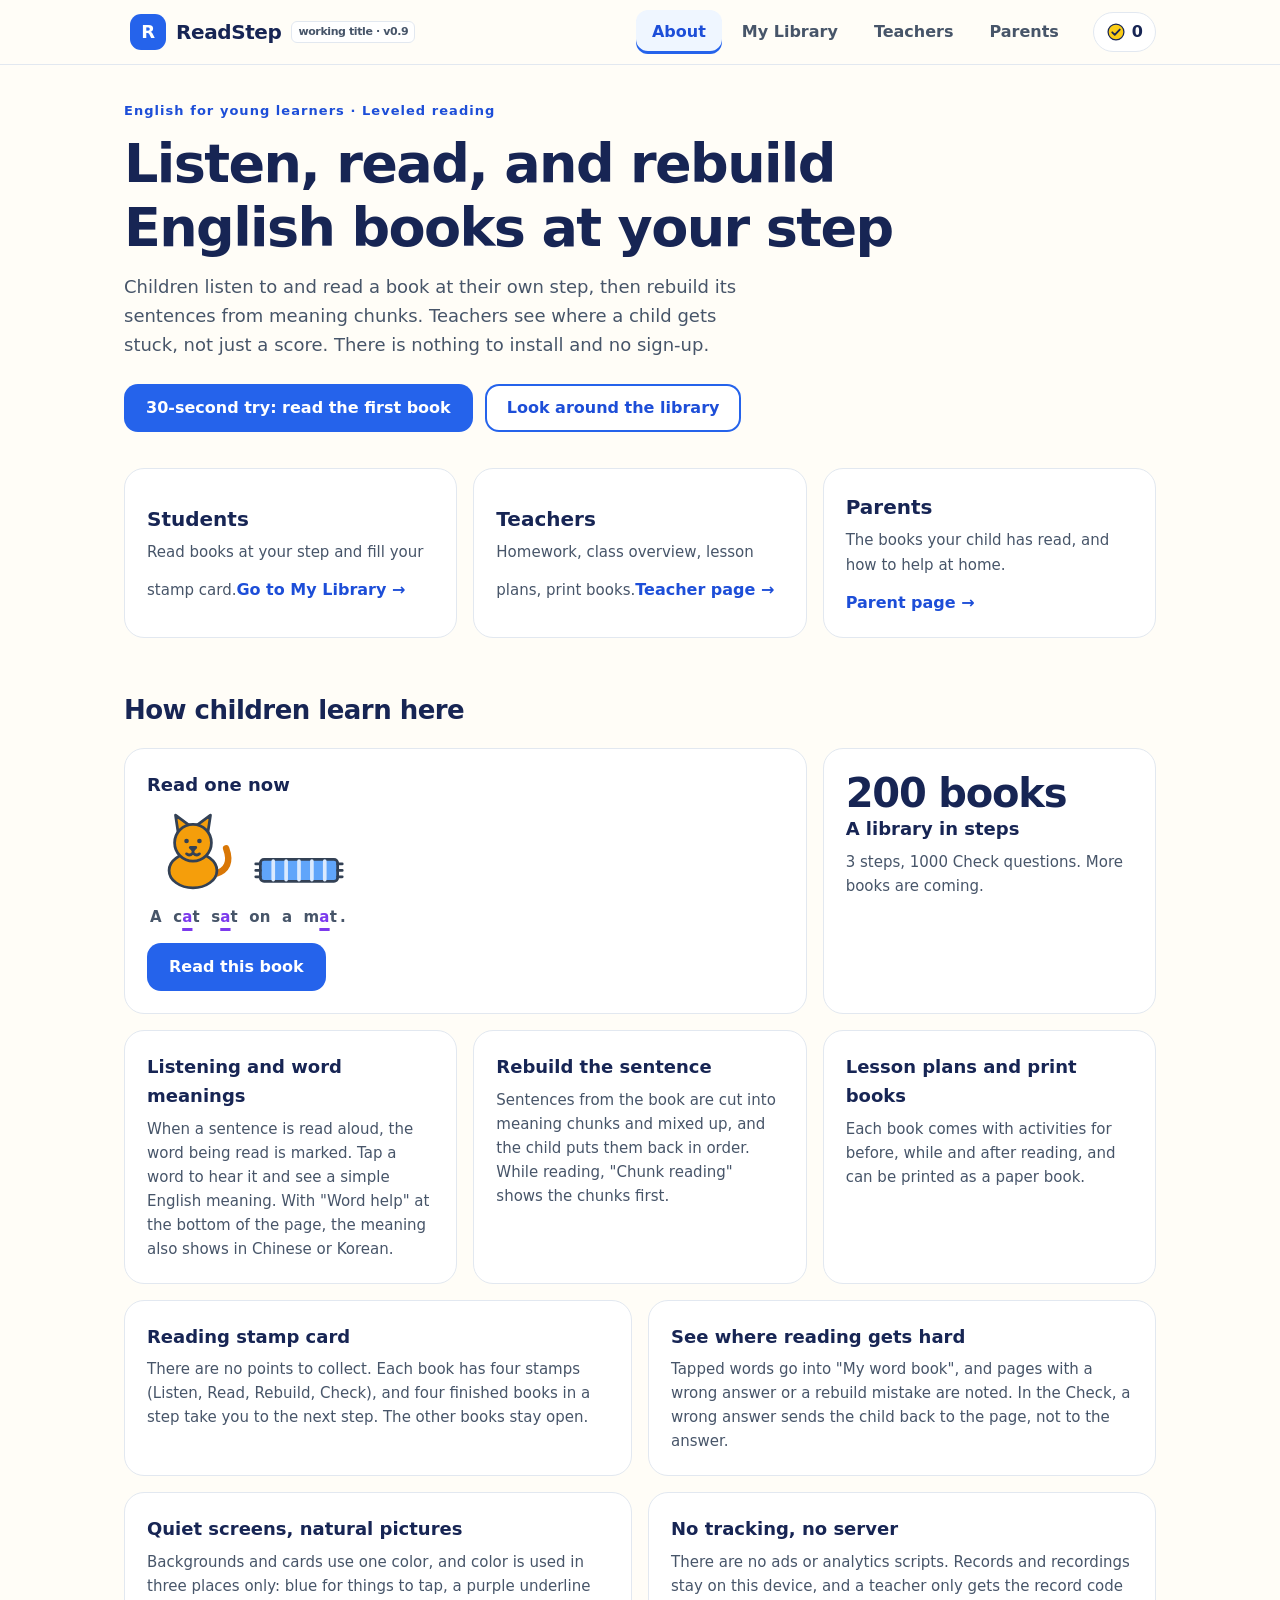
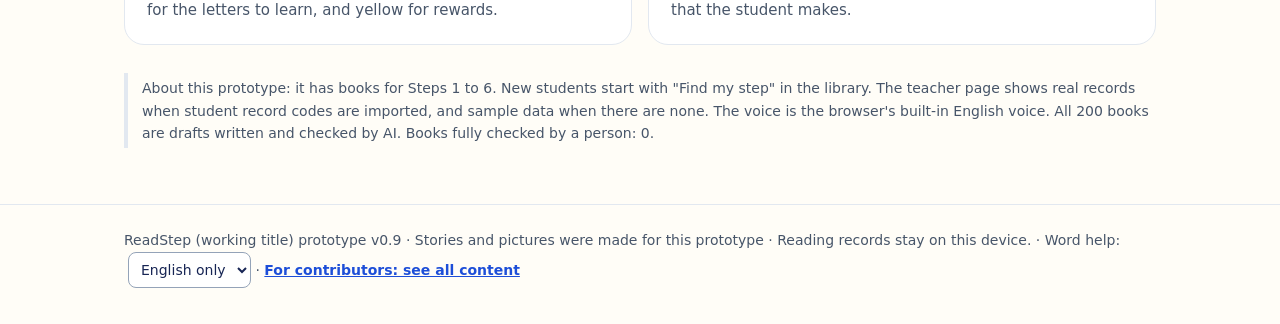
<file: index.html>
<!doctype html>
<html lang="en">
<head>
<meta charset="utf-8">
<meta name="viewport" content="width=device-width,initial-scale=1">
<title>ReadStep (working title) · Leveled English reading</title>
<meta name="description" content="A prototype of a leveled English reading service for young learners: listen, read, and rebuild sentences from books at your own step.">
<link rel="icon" href="data:image/svg+xml,%3Csvg xmlns='http://www.w3.org/2000/svg' viewBox='0 0 32 32'%3E%3Crect width='32' height='32' rx='9' fill='%232563EB'/%3E%3Ctext x='16' y='23' font-size='20' font-weight='700' text-anchor='middle' fill='white' font-family='Arial'%3ER%3C/text%3E%3C/svg%3E">
<link rel="stylesheet" href="css/app.css?v=20261128e">
</head>
<body>
<a class="skip" href="#main">Skip to content</a>
<header class="top"><div class="wrap">
  <button class="logo" data-go="home" aria-label="ReadStep home"><i aria-hidden="true">R</i>ReadStep <small>working title · v0.9</small></button>
  <nav class="nav" aria-label="Main menu">
    <button data-go="home">About</button>
    <button data-go="library">My Library</button>
    <button data-go="teacher">Teachers</button>
    <button data-go="parent">Parents</button>
  </nav>
  <span class="starbox" id="starbox" aria-label="My stamps"></span>
</div></header>

<main id="main" tabindex="-1">
<section id="v-home"><div class="wrap">
  <div class="hero">
    <p class="eyebrow">English for young learners · Leveled reading</p>
    <h1>Listen, read, and rebuild<br>English books at your step</h1>
    <p class="lead">Children listen to and read a book at their own step, then rebuild its sentences from meaning chunks. Teachers see where a child gets stuck, not just a score. There is nothing to install and no sign-up.</p>
    <div class="cta"><button class="btn" data-book="cat-mat">30-second try: read the first book</button><button class="btn ghost" data-go="library">Look around the library</button></div>
  </div>
  <div class="roles">
    <button class="card role" data-go="library"><b>Students</b><span>Read books at your step and fill your stamp card.</span><em>Go to My Library →</em></button>
    <button class="card role" data-go="teacher"><b>Teachers</b><span>Homework, class overview, lesson plans, print books.</span><em>Teacher page →</em></button>
    <button class="card role" data-go="parent"><b>Parents</b><span>The books your child has read, and how to help at home.</span><em>Parent page →</em></button>
  </div>
  <h2 class="sec">How children learn here</h2>
  <div class="bento">
    <div class="card s4 sample"><h3>Read one now</h3><div id="sample"></div><button class="btn" data-book="cat-mat">Read this book</button></div>
    <div class="card s2"><p class="num" id="nBooks"></p><h3>A library in steps</h3><p id="nDesc"></p></div>
    <div class="card s2"><h3>Listening and word meanings</h3><p>When a sentence is read aloud, the word being read is marked. Tap a word to hear it and see a simple English meaning. With "Word help" at the bottom of the page, the meaning also shows in Chinese or Korean.</p></div>
    <div class="card s2"><h3>Rebuild the sentence</h3><p>Sentences from the book are cut into meaning chunks and mixed up, and the child puts them back in order. While reading, "Chunk reading" shows the chunks first.</p></div>
    <div class="card s2"><h3>Lesson plans and print books</h3><p>Each book comes with activities for before, while and after reading, and can be printed as a paper book.</p></div>
    <div class="card s3"><h3>Reading stamp card</h3><p>There are no points to collect. Each book has four stamps (Listen, Read, Rebuild, Check), and four finished books in a step take you to the next step. The other books stay open.</p></div>
    <div class="card s3"><h3>See where reading gets hard</h3><p>Tapped words go into "My word book", and pages with a wrong answer or a rebuild mistake are noted. In the Check, a wrong answer sends the child back to the page, not to the answer.</p></div>
    <div class="card s3"><h3>Quiet screens, natural pictures</h3><p>Backgrounds and cards use one color, and color is used in three places only: blue for things to tap, a purple underline for the letters to learn, and yellow for rewards.</p></div>
    <div class="card s3"><h3>No tracking, no server</h3><p>There are no ads or analytics scripts. Records and recordings stay on this device, and a teacher only gets the record code that the student makes.</p></div>
  </div>
  <p class="note">About this prototype: it has books for Steps 1 to 6. New students start with "Find my step" in the library. The teacher page shows real records when student record codes are imported, and sample data when there are none. The voice is the browser's built-in English voice.<span id="rvNote"></span></p>
</div></section>
<section id="v-library" hidden></section>
<section id="v-reader" hidden></section>
<section id="v-build" hidden></section>
<section id="v-words" hidden></section>
<section id="v-quiz" hidden></section>
<section id="v-place" hidden></section>
<section id="v-teacher" hidden></section>
<section id="v-parent" hidden></section>
</main>

<footer><div class="wrap">ReadStep (working title) prototype v0.9 · Stories and pictures were made for this prototype · Reading records stay on this device. · <label class="l1">Word help: <select id="l1sel"><option value="">English only</option><option value="zh" lang="zh">中文</option><option value="ko" lang="ko">한국어</option></select></label> · <a href="dev/">For contributors: see all content</a></div></footer>
<dialog id="dlg" aria-labelledby="dlgT"><div id="dlgBody"></div><form method="dialog" style="margin-top:20px;text-align:right"><button class="btn">Close</button></form></dialog>
<div id="print"></div>

<script>window.RS_MEDIA_BASE='';/* 그림·음성 주소. 비우면 이 사이트의 art/ (docs/LIBRARY_PLAN.md 8.3) */</script>
<script src="data/pictures.js?v=20261128e"></script>
<script src="data/levels.js?v=20261128e"></script>
<script src="data/books.js?v=20261128e"></script>
<script src="js/chunk.js?v=20261128e"></script>
<!-- Optional home-language pack. English only by default. Chosen with "Word help" in the footer, or with ?l1=zh / ?l1=ko in the address (?l1=en turns it off). -->
<script>(function(){var ok=["zh","ko"],m=/[?&]l1=([a-z]{2})\b/.exec(location.search),c=m?m[1]:null;try{if(m){if(ok.indexOf(c)<0)c="";localStorage.setItem("rs_l1",c)}else c=localStorage.getItem("rs_l1")}catch(e){}if(ok.indexOf(c)<0)return;window.RS_L1CODE=c;document.write('<script src="data/words-'+c+'.js?v=20261128e"><\/script><script src="data/chunks-'+c+'.js?v=20261128e"><\/script>')})();</script>
<script src="js/app.js?v=20261128e"></script>
</body>
</html>
</file>
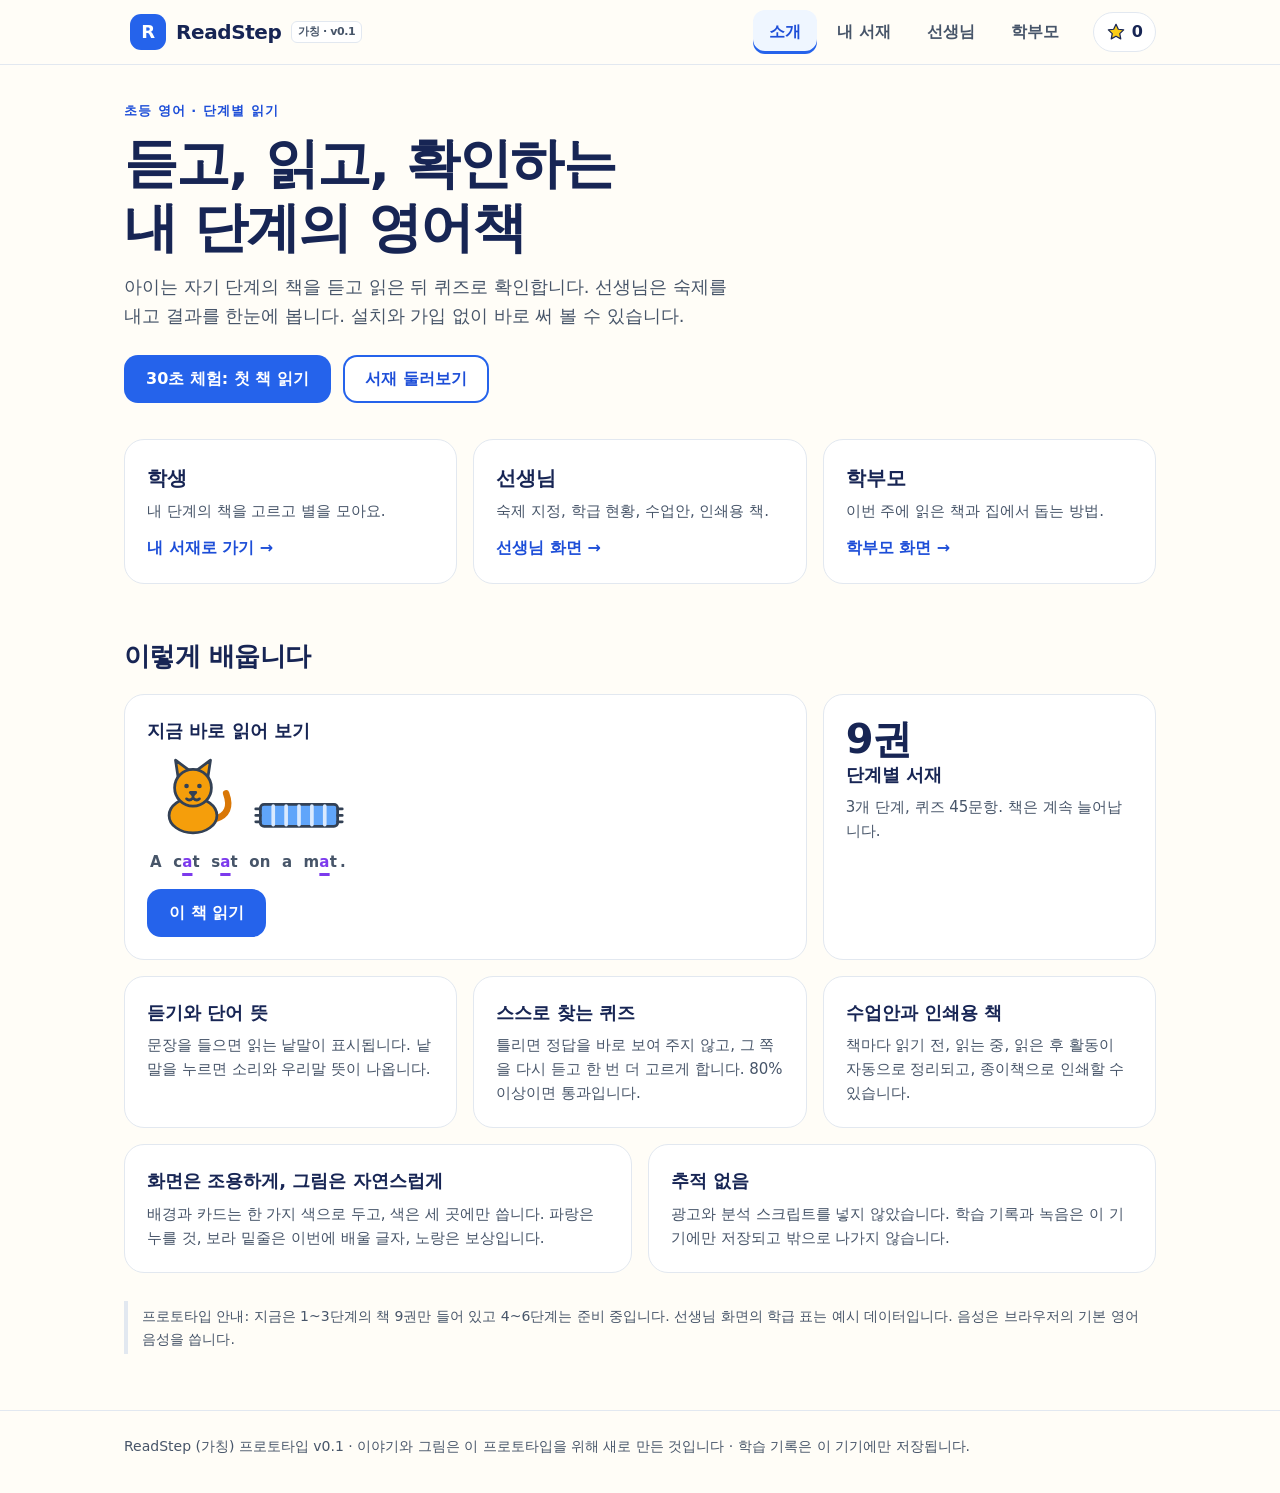
<file: readstep-prototype-v0.1.html>
<!doctype html>
<html lang="ko">
<head>
<meta charset="utf-8">
<meta name="viewport" content="width=device-width,initial-scale=1">
<title>ReadStep (가칭) · 단계별 영어 읽기</title>
<meta name="description" content="단계에 맞는 영어책을 듣고, 읽고, 퀴즈로 확인하는 초등 영어 읽기 서비스 프로토타입입니다.">
<style>
:root{--bg:#FFFDF7;--card:#FFFFFF;--ink:#172554;--mut:#475569;--line:#E2E8F0;--blue:#2563EB;--blue-d:#1D4ED8;--blue-s:#EFF6FF;--fx:#7C3AED;--star:#FACC15;--ok:#15803D;--ok-s:#F0FDF4;--retry:#C2410C;--retry-s:#FFF7ED;--r:20px;--read:"Andika","Lexend","Comic Neue","Century Gothic",ui-rounded,"Segoe UI",system-ui,sans-serif}
*{box-sizing:border-box}
[hidden]{display:none!important}
body{margin:0;background:var(--bg);color:var(--ink);font:16px/1.6 Pretendard,"Apple SD Gothic Neo","Malgun Gothic",system-ui,sans-serif;-webkit-font-smoothing:antialiased}
button,input,select{font:inherit;color:inherit}
button{cursor:pointer;border:0;background:none}
h1,h2,h3,p{margin:0}
:focus-visible{outline:3px solid var(--blue-d);outline-offset:2px;border-radius:8px}
.skip{position:absolute;left:-999px;top:8px;background:var(--blue);color:#fff;padding:10px 16px;border-radius:10px;z-index:99}
.skip:focus{left:8px}
.wrap{max-width:1080px;margin:0 auto;padding:0 24px}
.narrow{max-width:780px}
.mut{color:var(--mut)}
.top{position:sticky;top:0;z-index:40;background:rgba(255,253,247,.94);backdrop-filter:blur(8px);border-bottom:1.5px solid var(--line)}
.top .wrap{display:flex;align-items:center;gap:18px;min-height:64px}
.logo{display:flex;align-items:center;gap:10px;font-weight:800;font-size:20px;letter-spacing:-.02em;min-height:44px}
.logo i{display:grid;place-items:center;width:36px;height:36px;border-radius:11px;background:var(--blue);color:#fff;font-style:normal;font-size:18px}
.logo small{font-size:11px;font-weight:700;color:var(--mut);border:1.5px solid var(--line);border-radius:6px;padding:1px 6px;background:#fff}
.nav{display:flex;gap:4px;margin-left:auto}
.nav button{min-height:44px;padding:0 16px;border-radius:12px;font-weight:700;color:var(--mut)}
.nav button:hover{background:var(--blue-s);color:var(--ink)}
.nav button[aria-current]{background:var(--blue-s);color:var(--blue-d);box-shadow:inset 0 -3px 0 var(--blue)}
.starbox{display:inline-flex;align-items:center;gap:6px;font-weight:800;padding:6px 12px;border-radius:99px;background:#fff;border:1.5px solid var(--line)}
.starbox.pop{animation:pop .5s}
@keyframes pop{40%{transform:scale(1.18)}}
.btn{display:inline-flex;align-items:center;justify-content:center;gap:8px;min-height:48px;padding:0 22px;border-radius:14px;background:var(--blue);color:#fff;font-weight:700;transition:background .15s,transform .15s}
.btn:hover{background:var(--blue-d)}
.btn:active{transform:translateY(1px)}
.btn.ghost{background:#fff;color:var(--blue-d);box-shadow:inset 0 0 0 2px var(--blue)}
.btn.ghost:hover{background:var(--blue-s)}
.btn.sm{min-height:44px;padding:0 14px;font-size:14px}
.btn[disabled]{opacity:.45;cursor:not-allowed}
.btn[aria-pressed=true]{background:var(--ink);color:#fff;box-shadow:none}
.card{background:var(--card);border:1.5px solid var(--line);border-radius:var(--r);padding:22px}
.chip{display:inline-flex;align-items:center;gap:4px;font-size:13px;font-weight:700;padding:2px 10px;border-radius:99px;border:1.5px solid var(--line);color:var(--mut);background:#fff;white-space:nowrap}
.chip svg{width:14px;height:14px}
.chip.done{color:var(--ok);border-color:var(--ok);background:var(--ok-s)}
.chip.hw{color:var(--blue-d);border-color:var(--blue);background:var(--blue-s)}
.chip.help{color:var(--retry);border-color:var(--retry);background:var(--retry-s)}
section{padding:36px 0 56px}
.eyebrow{font-size:13px;font-weight:800;letter-spacing:.08em;color:var(--blue-d)}
.hero h1{font-size:clamp(32px,5.2vw,54px);line-height:1.18;letter-spacing:-.03em;margin:10px 0 14px}
.hero p.lead{font-size:18px;color:var(--mut);max-width:620px}
.hero .cta{display:flex;flex-wrap:wrap;gap:12px;margin-top:24px}
.roles{display:grid;grid-template-columns:repeat(3,1fr);gap:16px;margin-top:36px}
.role{text-align:left;display:block;transition:transform .15s,border-color .15s}
.role:hover{transform:translateY(-3px);border-color:var(--blue)}
.role b{display:block;font-size:20px;margin-bottom:4px}
.role span{color:var(--mut);font-size:15px}
.role em{display:inline-block;margin-top:12px;font-style:normal;font-weight:700;color:var(--blue-d)}
h2.sec{font-size:26px;letter-spacing:-.02em;margin:52px 0 16px}
.bento{display:grid;grid-template-columns:repeat(6,1fr);gap:16px}
.bento .card h3{font-size:18px;margin-bottom:6px}
.bento .card p{color:var(--mut);font-size:15px}
.s4{grid-column:span 4}.s3{grid-column:span 3}.s2{grid-column:span 2}
.num,.bento .card p.num{font-size:40px;font-weight:800;letter-spacing:-.03em;line-height:1.1;color:var(--ink)}
.pics{display:flex;justify-content:center;align-items:center;gap:14px;background:#fff;border:1.5px solid var(--line);border-radius:var(--r);padding:16px}
.sp{width:min(28vw,170px);aspect-ratio:1;height:auto;flex:none}
.sample .pics{border:0;padding:0;justify-content:flex-start}
.sample .sp{width:92px}
.sample .rtext{font-size:28px;margin:8px 0 14px;text-align:left}
.note{margin-top:28px;font-size:14px;color:var(--mut);border-left:4px solid var(--line);padding:4px 0 4px 14px}
.lhead{display:flex;flex-wrap:wrap;align-items:flex-end;gap:16px;justify-content:space-between}
.lhead h1,.thead h1{font-size:32px;letter-spacing:-.02em}
.steps{display:flex;gap:8px;overflow-x:auto;padding:4px 2px 10px;margin:20px 0 6px;scroll-snap-type:x proximity}
.steps button{flex:none;scroll-snap-align:start;min-height:56px;padding:6px 16px;border-radius:14px;background:#fff;border:1.5px solid var(--line);text-align:left;line-height:1.3}
.steps button b{display:block;font-size:15px}
.steps button span{font-size:12px;color:var(--mut)}
.steps button[aria-pressed=true]{border-color:var(--blue);box-shadow:inset 0 0 0 1.5px var(--blue);background:var(--blue-s)}
.steps button[disabled]{opacity:.55;cursor:not-allowed}
.reco{display:flex;flex-wrap:wrap;gap:14px;align-items:center;justify-content:space-between;margin:10px 0 20px;border-color:var(--blue)}
.reco small{display:block;font-size:12px;color:var(--mut)}
.prog{height:12px;border-radius:99px;background:var(--line);overflow:hidden}
.prog i{display:block;height:100%;border-radius:99px;background:var(--blue);transition:width .4s}
.books{display:grid;grid-template-columns:repeat(3,1fr);gap:16px}
.book{display:flex;flex-direction:column;gap:6px;text-align:left;padding:16px;transition:transform .15s,border-color .15s}
.book:hover{transform:translateY(-3px);border-color:var(--blue)}
.cover{display:flex;justify-content:center;gap:6px;padding:10px 0 4px}
.cover .sp{width:84px}
.bt{font:700 21px/1.3 var(--read)}
.book .meta{font-size:13px;color:var(--mut)}
.chips{display:flex;flex-wrap:wrap;gap:6px;margin-top:6px}
.rhead{display:flex;align-items:center;gap:14px;margin-bottom:14px}
.rhead>div{flex:1;min-width:0}
.rt{font-size:22px;line-height:1.25}
.rhead p{font-size:14px}
.pg{font-weight:800;font-variant-numeric:tabular-nums;white-space:nowrap}
.dots{display:flex;gap:6px;margin-bottom:14px}
.dots i{flex:1;height:6px;border-radius:99px;background:var(--line)}
.dots i.seen{background:#93C5FD}.dots i.on{background:var(--blue)}
.rtext{font:600 clamp(26px,4.4vw,40px)/1.55 var(--read);text-align:center;margin:22px 0 8px;letter-spacing:.01em}
.w{border-radius:8px;padding:0 3px;cursor:pointer}
.w:hover{background:var(--blue-s)}
.w.now{background:var(--blue-s);box-shadow:0 4px 0 var(--blue)}
.fx{color:var(--fx);font-weight:800;text-decoration:underline;text-decoration-thickness:3px;text-underline-offset:6px}
.gloss{text-align:center;min-height:28px;color:var(--mut);font-size:16px}
.gloss b{font:700 20px var(--read);color:var(--ink)}
.rctl{display:flex;flex-wrap:wrap;justify-content:center;gap:10px;margin-top:18px}
#recout{text-align:center;margin-top:12px}
#recout audio{max-width:100%}
.tog{display:flex;align-items:center;justify-content:center;gap:8px;margin-top:18px;min-height:44px;font-weight:700}
.tog input{width:22px;height:22px;accent-color:var(--blue)}
.qcard{padding:26px}
.qrow{display:flex;gap:12px;align-items:flex-start;justify-content:space-between}
.qq{font:700 clamp(22px,3.4vw,28px)/1.4 var(--read)}
.qq[lang=ko]{font-family:inherit}
.icon{display:grid;place-items:center;flex:none;width:48px;height:48px;border-radius:14px;background:var(--blue);color:#fff}
.icon:hover{background:var(--blue-d)}
.opts{display:grid;gap:10px;margin:18px 0 6px}
.opt{display:flex;align-items:center;gap:12px;width:100%;min-height:58px;padding:10px 16px;border-radius:16px;border:2px solid var(--line);background:#fff;text-align:left;font:600 20px/1.35 var(--read)}
.opt[lang=ko]{font-family:inherit;font-size:18px}
.opt:hover:not([disabled]){border-color:#93C5FD}
.mk{display:grid;place-items:center;flex:none;width:28px;height:28px;border-radius:50%;border:2px solid #94A3B8;color:#fff}
.opt[aria-checked=true]{border-color:var(--blue);box-shadow:inset 0 0 0 1.5px var(--blue)}
.opt[aria-checked=true] .mk{border-color:var(--blue);background:radial-gradient(var(--blue) 45%,#fff 50%)}
.opt.ok{border-color:var(--ok);background:var(--ok-s);box-shadow:inset 0 0 0 1.5px var(--ok)}
.opt.ok .mk{border-color:var(--ok);background:var(--ok)}
.opt.no{border-color:var(--retry);background:var(--retry-s);opacity:.8}
.opt[disabled]{cursor:default}
.fb{display:flex;flex-wrap:wrap;align-items:center;gap:8px;min-height:48px;font-weight:800;font-size:18px;margin-top:8px}
.fb.ok{color:var(--ok)}.fb.no{color:var(--retry)}
.result{text-align:center;padding:34px 24px}
.result .num{font-size:64px}
.result .badge{display:inline-flex;align-items:center;gap:8px;font-weight:800;font-size:18px;padding:8px 18px;border-radius:99px;margin:12px 0}
.badge.pass{background:var(--star);color:var(--ink)}
.badge.again{background:var(--retry-s);color:var(--retry);box-shadow:inset 0 0 0 2px var(--retry)}
.tiles{display:grid;grid-template-columns:repeat(4,1fr);gap:16px;margin:20px 0}
.tiles .card small{display:block;color:var(--mut);font-size:14px}
.tablebox{overflow-x:auto;padding:0}
table{border-collapse:collapse;width:100%;min-width:560px}
th,td{padding:12px 16px;text-align:left;border-bottom:1.5px solid var(--line);font-size:15px}
th{font-size:13px;color:var(--mut);background:#F8FAFC}
tr:last-child td{border-bottom:0}
tr.me td{background:var(--blue-s);font-weight:700}
td .btn{margin:2px 4px 2px 0}
.skills{display:grid;gap:12px}
.skills div{display:grid;grid-template-columns:110px 1fr 86px;gap:12px;align-items:center;font-size:15px}
.skills span:last-child{text-align:right;font-variant-numeric:tabular-nums;color:var(--mut)}
.two{display:grid;grid-template-columns:1fr 1fr;gap:16px}
.list{margin:0;padding-left:20px}
.list li{margin:6px 0}
dialog{border:0;border-radius:var(--r);padding:28px;max-width:640px;width:calc(100% - 32px);color:var(--ink)}
dialog::backdrop{background:rgba(23,37,84,.45)}
dialog h2{font-size:22px;margin-bottom:4px}
dialog h3{font-size:16px;margin:16px 0 4px}
footer{border-top:1.5px solid var(--line);padding:24px 0 36px;font-size:14px;color:var(--mut)}
#print{display:none}
@media(max-width:860px){.roles,.books{grid-template-columns:1fr 1fr}.tiles{grid-template-columns:1fr 1fr}.two{grid-template-columns:1fr}.s4,.s3{grid-column:span 6}.s2{grid-column:span 3}}
@media(max-width:720px){body{padding-bottom:76px}.top{backdrop-filter:none;background:var(--bg)}.wrap{padding:0 16px}.nav{position:fixed;left:0;right:0;bottom:0;margin:0;background:#fff;border-top:1.5px solid var(--line);padding:6px;justify-content:space-around;z-index:40}.nav button{flex:1;min-height:56px;padding:0 4px;font-size:14px}.top .wrap{justify-content:space-between}.roles{grid-template-columns:1fr}.rhead{flex-wrap:wrap}.skills div{grid-template-columns:84px 1fr 70px}}
@media(max-width:460px){.books{grid-template-columns:1fr 1fr;gap:10px}.book{padding:12px}.cover .sp{width:60px}.bt{font-size:17px}.rctl .btn{flex:1 1 40%}}
@media(prefers-reduced-motion:reduce){*{animation:none!important;transition:none!important}}
@media print{body{background:#fff;padding:0}body>*:not(#print){display:none!important}#print{display:block}#print h1{font:700 28px var(--read)}.pp{display:grid;grid-template-columns:1fr 1fr;gap:12px;margin-top:14px}.pp>div{border:1.5px solid #64748B;border-radius:12px;padding:12px;break-inside:avoid}.pp .pics{border:0;padding:0}.pp .sp{width:90px}.pp p{font:600 20px/1.5 var(--read);text-align:center}.pq{margin-top:20px;break-inside:avoid}.pq li{margin:10px 0}}
</style>
</head>
<body>
<a class="skip" href="#main">본문으로 건너뛰기</a>
<header class="top"><div class="wrap">
  <button class="logo" data-go="home" aria-label="ReadStep 첫 화면"><i aria-hidden="true">R</i>ReadStep <small>가칭 · v0.1</small></button>
  <nav class="nav" aria-label="주 메뉴">
    <button data-go="home">소개</button>
    <button data-go="library">내 서재</button>
    <button data-go="teacher">선생님</button>
    <button data-go="parent">학부모</button>
  </nav>
  <span class="starbox" id="starbox" aria-label="내가 모은 별"></span>
</div></header>

<main id="main" tabindex="-1">
<section id="v-home"><div class="wrap">
  <div class="hero">
    <p class="eyebrow">초등 영어 · 단계별 읽기</p>
    <h1>듣고, 읽고, 확인하는<br>내 단계의 영어책</h1>
    <p class="lead">아이는 자기 단계의 책을 듣고 읽은 뒤 퀴즈로 확인합니다. 선생님은 숙제를 내고 결과를 한눈에 봅니다. 설치와 가입 없이 바로 써 볼 수 있습니다.</p>
    <div class="cta"><button class="btn" data-book="cat-mat">30초 체험: 첫 책 읽기</button><button class="btn ghost" data-go="library">서재 둘러보기</button></div>
  </div>
  <div class="roles">
    <button class="card role" data-go="library"><b>학생</b><span>내 단계의 책을 고르고 별을 모아요.</span><em>내 서재로 가기 →</em></button>
    <button class="card role" data-go="teacher"><b>선생님</b><span>숙제 지정, 학급 현황, 수업안, 인쇄용 책.</span><em>선생님 화면 →</em></button>
    <button class="card role" data-go="parent"><b>학부모</b><span>이번 주에 읽은 책과 집에서 돕는 방법.</span><em>학부모 화면 →</em></button>
  </div>
  <h2 class="sec">이렇게 배웁니다</h2>
  <div class="bento">
    <div class="card s4 sample"><h3>지금 바로 읽어 보기</h3><div id="sample"></div><button class="btn" data-book="cat-mat">이 책 읽기</button></div>
    <div class="card s2"><p class="num" id="nBooks"></p><h3>단계별 서재</h3><p id="nDesc"></p></div>
    <div class="card s2"><h3>듣기와 단어 뜻</h3><p>문장을 들으면 읽는 낱말이 표시됩니다. 낱말을 누르면 소리와 우리말 뜻이 나옵니다.</p></div>
    <div class="card s2"><h3>스스로 찾는 퀴즈</h3><p>틀리면 정답을 바로 보여 주지 않고, 그 쪽을 다시 듣고 한 번 더 고르게 합니다. 80% 이상이면 통과입니다.</p></div>
    <div class="card s2"><h3>수업안과 인쇄용 책</h3><p>책마다 읽기 전, 읽는 중, 읽은 후 활동이 자동으로 정리되고, 종이책으로 인쇄할 수 있습니다.</p></div>
    <div class="card s3"><h3>화면은 조용하게, 그림은 자연스럽게</h3><p>배경과 카드는 한 가지 색으로 두고, 색은 세 곳에만 씁니다. 파랑은 누를 것, 보라 밑줄은 이번에 배울 글자, 노랑은 보상입니다.</p></div>
    <div class="card s3"><h3>추적 없음</h3><p>광고와 분석 스크립트를 넣지 않았습니다. 학습 기록과 녹음은 이 기기에만 저장되고 밖으로 나가지 않습니다.</p></div>
  </div>
  <p class="note">프로토타입 안내: 지금은 1~3단계의 책 9권만 들어 있고 4~6단계는 준비 중입니다. 선생님 화면의 학급 표는 예시 데이터입니다. 음성은 브라우저의 기본 영어 음성을 씁니다.</p>
</div></section>
<section id="v-library" hidden></section>
<section id="v-reader" hidden></section>
<section id="v-quiz" hidden></section>
<section id="v-teacher" hidden></section>
<section id="v-parent" hidden></section>
</main>

<footer><div class="wrap">ReadStep (가칭) 프로토타입 v0.1 · 이야기와 그림은 이 프로토타입을 위해 새로 만든 것입니다 · 학습 기록은 이 기기에만 저장됩니다.</div></footer>
<dialog id="dlg" aria-labelledby="dlgT"><div id="dlgBody"></div><form method="dialog" style="margin-top:20px;text-align:right"><button class="btn">닫기</button></form></dialog>
<div id="print"></div>

<script>
(()=>{
const $=(s,r=document)=>r.querySelector(s),$$=(s,r=document)=>[...r.querySelectorAll(s)];
const esc=s=>String(s).replace(/[&<>"]/g,c=>({'&':'&amp;','<':'&lt;','>':'&gt;','"':'&quot;'}[c]));

/* ---------- 아이콘 ---------- */
const IC={
spk:'<svg viewBox="0 0 24 24" width="22" height="22" aria-hidden="true"><path fill="currentColor" d="M3 10v4h4l5 4V6L7 10H3z"/><path fill="none" stroke="currentColor" stroke-width="2" stroke-linecap="round" d="M16 9a4 4 0 0 1 0 6M18.5 6.5a8 8 0 0 1 0 11"/></svg>',
mic:'<svg viewBox="0 0 24 24" width="20" height="20" aria-hidden="true"><rect x="9" y="3" width="6" height="11" rx="3" fill="currentColor"/><path fill="none" stroke="currentColor" stroke-width="2" stroke-linecap="round" d="M6 11a6 6 0 0 0 12 0M12 17v4"/></svg>',
stop:'<svg viewBox="0 0 24 24" width="20" height="20" aria-hidden="true"><rect x="6" y="6" width="12" height="12" rx="2" fill="currentColor"/></svg>',
ok:'<svg viewBox="0 0 24 24" width="20" height="20" aria-hidden="true"><path fill="none" stroke="currentColor" stroke-width="3" stroke-linecap="round" stroke-linejoin="round" d="M5 12.5l4.5 4.5L19 7.5"/></svg>',
replay:'<svg viewBox="0 0 24 24" width="20" height="20" aria-hidden="true"><path fill="none" stroke="currentColor" stroke-width="2.4" stroke-linecap="round" stroke-linejoin="round" d="M4 12a8 8 0 1 0 2.6-5.9M4 4v4.5h4.5"/></svg>',
star:'<svg viewBox="0 0 24 24" width="20" height="20" aria-hidden="true"><path fill="#FACC15" stroke="#172554" stroke-width="1.5" stroke-linejoin="round" d="M12 2.8l2.8 5.9 6.4.8-4.7 4.4 1.2 6.3L12 17.1l-5.7 3.1 1.2-6.3L2.8 9.5l6.4-.8z"/></svg>'
};

/* ---------- 단어 그림: 투명 배경, 같은 선 굵기, 글자 없음 ---------- */
const SP={
cat:'<path d="M74 74Q94 68 86 46" fill="none" stroke="#D97706" stroke-width="7"/><ellipse cx="50" cy="70" rx="26" ry="19" fill="#F59E0B"/><path d="M34 30 31 10 46 21ZM66 30 69 10 54 21Z" fill="#F59E0B"/><circle cx="50" cy="40" r="20" fill="#F59E0B"/><circle cx="43" cy="38" r="2.5" fill="#334155" stroke="none"/><circle cx="57" cy="38" r="2.5" fill="#334155" stroke="none"/><path d="M47 45h6l-3 3Z" fill="#FB7185"/><path d="M50 48v3M50 51q-4 4-7 1M50 51q4 4 7 1" fill="none"/>',
mat:'<rect x="8" y="58" width="84" height="24" rx="4" fill="#60A5FA"/><path d="M22 60v20M36 60v20M50 60v20M64 60v20M78 60v20" stroke="#DBEAFE" stroke-width="4"/><path d="M8 63H3M8 70H3M8 77H3M92 63h5M92 70h5M92 77h5"/>',
rat:'<path d="M22 66Q4 62 8 42" fill="none"/><ellipse cx="46" cy="64" rx="27" ry="17" fill="#9CA3AF"/><circle cx="70" cy="42" r="9" fill="#FBCFE8"/><circle cx="76" cy="58" r="14" fill="#9CA3AF"/><circle cx="80" cy="54" r="2.5" fill="#334155" stroke="none"/><circle cx="90" cy="60" r="3" fill="#FB7185"/><path d="M34 80v7M56 80v7"/>',
pig:'<path d="M28 34 24 18 40 26ZM72 34 76 18 60 26Z" fill="#F472B6"/><path d="M36 80v10M64 80v10" stroke-width="5"/><ellipse cx="50" cy="56" rx="32" ry="27" fill="#F9A8D4"/><ellipse cx="50" cy="62" rx="13" ry="9" fill="#F472B6"/><circle cx="45" cy="62" r="2" fill="#334155" stroke="none"/><circle cx="55" cy="62" r="2" fill="#334155" stroke="none"/><circle cx="38" cy="46" r="2.5" fill="#334155" stroke="none"/><circle cx="62" cy="46" r="2.5" fill="#334155" stroke="none"/>',
pit:'<ellipse cx="50" cy="64" rx="40" ry="17" fill="#B45309"/><ellipse cx="50" cy="68" rx="28" ry="10" fill="#451A03"/><circle cx="14" cy="42" r="3.5" fill="#B45309"/><circle cx="86" cy="40" r="4" fill="#B45309"/><circle cx="72" cy="34" r="3" fill="#B45309"/>',
bug:'<path d="M44 22 38 12M56 22 62 12" fill="none"/><circle cx="50" cy="30" r="11" fill="#334155"/><ellipse cx="50" cy="58" rx="27" ry="24" fill="#EF4444"/><path d="M50 36v46"/><circle cx="38" cy="50" r="5" fill="#334155" stroke="none"/><circle cx="62" cy="50" r="5" fill="#334155" stroke="none"/><circle cx="36" cy="68" r="4" fill="#334155" stroke="none"/><circle cx="64" cy="68" r="4" fill="#334155" stroke="none"/>',
cup:'<path d="M72 40Q92 42 71 64" fill="none" stroke-width="5"/><path d="M26 28H74L68 82H32Z" fill="#38BDF8"/><path d="M31 42H69" stroke="#E0F2FE"/>',
sun:'<path d="M50 8v12M50 80v12M8 50h12M80 50h12M20 20l9 9M71 71l9 9M80 20l-9 9M29 71l-9 9" stroke="#D97706" stroke-width="5"/><circle cx="50" cy="50" r="22" fill="#FBBF24" stroke="#D97706"/>',
bus:'<rect x="8" y="28" width="84" height="44" rx="9" fill="#EF4444"/><rect x="16" y="36" width="16" height="14" rx="3" fill="#DBEAFE"/><rect x="38" y="36" width="16" height="14" rx="3" fill="#DBEAFE"/><rect x="60" y="36" width="16" height="14" rx="3" fill="#DBEAFE"/><path d="M10 58h80" stroke="#FCA5A5"/><circle cx="28" cy="74" r="9" fill="#334155"/><circle cx="72" cy="74" r="9" fill="#334155"/><circle cx="28" cy="74" r="3" fill="#CBD5E1" stroke="none"/><circle cx="72" cy="74" r="3" fill="#CBD5E1" stroke="none"/>',
tree:'<rect x="43" y="54" width="14" height="36" rx="3" fill="#92400E"/><circle cx="50" cy="38" r="28" fill="#22C55E"/><path d="M38 34q6-8 14-4M52 50q8-2 10-10" fill="none" stroke="#15803D"/>',
kid:'<path d="M28 92Q28 60 50 60Q72 60 72 92Z" fill="#34D399"/><circle cx="50" cy="38" r="19" fill="#FCD9B6"/><path d="M31 36Q32 14 50 15Q68 14 69 36Q60 24 50 26Q40 24 31 36Z" fill="#334155"/><circle cx="43" cy="40" r="2.3" fill="#334155" stroke="none"/><circle cx="57" cy="40" r="2.3" fill="#334155" stroke="none"/><path d="M43 47q7 6 14 0" fill="none"/>',
hat:'<path d="M30 62Q28 24 50 24Q72 24 70 62Z" fill="#3B82F6"/><path d="M31 52H69" stroke="#FACC15" stroke-width="5"/><ellipse cx="50" cy="65" rx="38" ry="9" fill="#60A5FA"/>',
bed:'<rect x="8" y="28" width="10" height="56" rx="3" fill="#92400E"/><rect x="84" y="46" width="8" height="38" rx="3" fill="#92400E"/><rect x="18" y="52" width="66" height="20" rx="4" fill="#93C5FD"/><rect x="22" y="40" width="24" height="14" rx="6" fill="#FFFFFF"/>',
box:'<path d="M22 40 12 24H42L50 40ZM78 40 88 24H58L50 40Z" fill="#E7C08F"/><rect x="22" y="40" width="56" height="44" fill="#D6A66B"/><path d="M50 40v14"/>',
dog:'<path d="M20 62Q8 54 12 40" fill="none" stroke="#B45309" stroke-width="6"/><path d="M28 78v12M60 78v12" stroke-width="5"/><ellipse cx="44" cy="66" rx="27" ry="17" fill="#D08B4C"/><circle cx="70" cy="42" r="17" fill="#D08B4C"/><ellipse cx="58" cy="40" rx="6" ry="13" fill="#92400E"/><circle cx="74" cy="38" r="2.5" fill="#334155" stroke="none"/><circle cx="86" cy="46" r="3.5" fill="#334155" stroke="none"/><path d="M76 51q5 4 9 0" fill="none"/>',
bird:'<path d="M44 70v15M54 70v15"/><ellipse cx="46" cy="54" rx="25" ry="19" fill="#38BDF8"/><circle cx="70" cy="38" r="13" fill="#38BDF8"/><path d="M82 34 96 39 82 44Z" fill="#F59E0B"/><circle cx="73" cy="35" r="2.5" fill="#334155" stroke="none"/><path d="M32 52Q46 38 60 54Q46 66 32 52Z" fill="#0EA5E9"/>',
fish:'<path d="M70 50 92 34V66Z" fill="#2DD4BF"/><ellipse cx="44" cy="50" rx="30" ry="18" fill="#2DD4BF"/><circle cx="28" cy="46" r="3" fill="#334155" stroke="none"/><path d="M46 38q10 12 0 24" fill="none"/><path d="M16 55q4 3 8 0" fill="none"/>',
apple:'<path d="M50 36Q28 26 24 52Q24 82 50 84Q76 82 76 52Q72 26 50 36Z" fill="#EF4444"/><path d="M50 36Q51 24 58 18" fill="none" stroke-width="4"/><path d="M55 28Q66 16 75 25Q65 36 55 28Z" fill="#22C55E"/>',
ball:'<circle cx="50" cy="54" r="28" fill="#3B82F6"/><path d="M24 46Q50 64 76 46M32 76Q50 52 68 76" fill="none" stroke="#DBEAFE"/>',
rain:'<path d="M28 54Q12 54 14 42Q16 32 30 34Q34 16 52 18Q68 18 72 32Q88 32 86 46Q84 54 72 54Z" fill="#CBD5E1"/><path d="M34 64l-4 12M50 64l-4 12M66 64l-4 12" stroke="#0EA5E9" stroke-width="4"/>',
seed:'<ellipse cx="50" cy="56" rx="12" ry="17" fill="#92400E" transform="rotate(25 50 56)"/><path d="M47 46q6 6 3 16" fill="none" stroke="#D6A66B"/>',
sprout:'<ellipse cx="50" cy="86" rx="30" ry="8" fill="#92400E"/><path d="M50 84V46" stroke="#15803D" stroke-width="5"/><path d="M50 56Q30 54 26 34Q46 34 50 56ZM50 48Q68 46 74 28Q54 28 50 48Z" fill="#22C55E"/>'
};
const svg=n=>`<svg class="sp" viewBox="0 0 100 100" role="img" aria-label="${n}"><g stroke="#334155" stroke-width="3" stroke-linejoin="round" stroke-linecap="round">${SP[n]}</g></svg>`;
const pics=a=>`<div class="pics">${a.map(svg).join('')}</div>`;

/* ---------- 단계와 책 ---------- */
const STEPS=[
{n:1,name:'소리 읽기',desc:'짧은 모음 낱말, 한 쪽에 한 문장',ready:true},
{n:2,name:'문장 읽기',desc:'자주 쓰는 낱말, 현재형 문장',ready:true},
{n:3,name:'이야기 읽기',desc:'과거형, 한 쪽에 두세 문장',ready:true},
{n:4,name:'긴 이야기',desc:'준비 중',ready:false},
{n:5,name:'정보 글',desc:'준비 중',ready:false},
{n:6,name:'챕터 읽기',desc:'준비 중',ready:false}];
const SK={detail:'세부 내용',vocab:'낱말',main:'중심 생각',seq:'순서',infer:'미루어 알기'};
const V=w=>`"${w}"의 뜻은 무엇일까요?`;
const BOOKS=[
{id:'cat-mat',step:1,title:'A Cat on a Mat',ko:'매트 위의 고양이',type:'이야기',cover:['cat','mat'],
 focus:{label:'짧은 a 소리',letter:'a',words:['cat','sat','mat','rat','ran','had','nap','and']},
 pages:[['A cat sat.',['cat']],['A cat sat on a mat.',['cat','mat']],['A rat ran.',['rat']],['The rat ran to the mat.',['rat','mat']],['The cat and the rat had a nap.',['cat','rat']]],
 quiz:[{q:'Where did the cat sit?',o:['On a mat','On a bed','In a box'],a:0,s:'detail',p:2},{q:'Who ran to the mat?',o:['The cat','The rat','The dog'],a:1,s:'detail',p:4},{q:V('mat'),w:'mat',o:['모자','컵','매트, 깔개'],a:2,s:'vocab',p:2},{q:'What happened last?',o:['The rat ran.','They had a nap.','The cat sat.'],a:1,s:'seq',p:5},{q:'What is this book about?',o:['A cat and a rat','A big bus','A red apple'],a:0,s:'main',p:1}]},
{id:'big-pig',step:1,title:'Big Pig',ko:'커다란 돼지',type:'이야기',cover:['pig'],
 focus:{label:'짧은 i 소리',letter:'i',words:['pig','big','dig','digs','pit','sits','it','in','is','this']},
 pages:[['This is a pig.',['pig']],['The pig is big.',['pig']],['The big pig can dig.',['pig','pit']],['It digs a pit.',['pit']],['The pig sits in the pit.',['pig','pit']]],
 quiz:[{q:'The pig is ___.',o:['red','big','sad'],a:1,s:'detail',p:2},{q:'What can the pig do?',o:['It can dig.','It can run.','It can nap.'],a:0,s:'detail',p:3},{q:V('pit'),w:'pit',o:['구덩이','돼지','크다'],a:0,s:'vocab',p:4},{q:'Where does the pig sit?',o:['On a mat','On a bus','In the pit'],a:2,s:'detail',p:5},{q:'What does the pig do first?',o:['It sits in the pit.','It digs a pit.','It has a nap.'],a:1,s:'seq',p:4}]},
{id:'bug-sun',step:1,title:'The Bug and the Sun',ko:'벌레와 해',type:'이야기',cover:['bug','sun'],
 focus:{label:'짧은 u 소리',letter:'u',words:['bug','cup','sun','up','runs','run','fun']},
 pages:[['A bug is on a cup.',['bug','cup']],['The sun is up.',['sun']],['The bug runs in the sun.',['bug','sun']],['The bug has fun.',['bug']],['Run, bug, run!',['bug']]],
 quiz:[{q:'Where is the bug?',o:['On a cup','On a mat','In a pit'],a:0,s:'detail',p:1},{q:'What is up?',o:['The bug','The cup','The sun'],a:2,s:'detail',p:2},{q:V('fun'),w:'fun',o:['해','재미','컵'],a:1,s:'vocab',p:4},{q:'What does the bug do in the sun?',o:['It naps.','It digs.','It runs.'],a:2,s:'detail',p:3},{q:'How does the bug feel?',o:['It is sad.','It is happy.','It is hungry.'],a:1,s:'infer',p:4}]},
{id:'red-bus',step:2,title:'My Red Bus',ko:'나의 빨간 버스',type:'이야기',cover:['bus'],
 pages:[['I see a red bus.',['bus']],['The bus is big and red.',['bus']],['I get on the bus with my mom.',['kid','bus']],['We sit at the back.',['kid']],['The bus goes to the park.',['bus','tree']],['I like my red bus!',['kid','bus']]],
 quiz:[{q:'What color is the bus?',o:['Blue','Red','Green'],a:1,s:'detail',p:1},{q:'Who gets on the bus with the child?',o:['Mom','A dog','A friend'],a:0,s:'detail',p:3},{q:'Where do they sit?',o:['At the front','On the top','At the back'],a:2,s:'detail',p:4},{q:V('park'),w:'park',o:['공원','버스','학교'],a:0,s:'vocab',p:5},{q:'How does the child feel about the bus?',o:['The child is sad.','The child likes it.','The child is hungry.'],a:1,s:'infer',p:6}]},
{id:'my-hat',step:2,title:'Where Is My Hat?',ko:'내 모자는 어디 있을까?',type:'이야기',cover:['hat','dog'],
 pages:[['Where is my hat?',['kid']],['Is it on the bed? No.',['bed']],['Is it in the box? No.',['box']],['Is it under the tree? No.',['tree']],['Look! The dog has my hat.',['dog','hat']],['Good dog! Thank you.',['dog','kid']]],
 quiz:[{q:'What is the child looking for?',o:['A hat','A dog','A box'],a:0,s:'main',p:1},{q:'Where does the child look first?',o:['In the box','On the bed','Under the tree'],a:1,s:'seq',p:2},{q:V('under'),w:'under',o:['~ 위에','~ 안에','~ 아래에'],a:2,s:'vocab',p:4},{q:'Who has the hat?',o:['The cat','The bird','The dog'],a:2,s:'detail',p:5},{q:'Why does the child say "Thank you"?',o:['The dog had a nap.','The dog had the hat.','The dog ran away.'],a:1,s:'infer',p:6}]},
{id:'fish-lunch',step:2,title:'Fish for Lunch',ko:'점심은 물고기',type:'이야기',cover:['bird','fish'],
 pages:[['The bird is hungry.',['bird']],['It sees a fish in the pond.',['bird','fish']],['The fish is fast.',['fish']],['The bird can not get the fish.',['bird','fish']],['The bird sees a red apple.',['bird','apple']],['Yum! Apples are good, too.',['bird','apple']]],
 quiz:[{q:'How does the bird feel at the start?',o:['Hungry','Sleepy','Happy'],a:0,s:'detail',p:1},{q:'Where is the fish?',o:['In a box','In the pond','On the tree'],a:1,s:'detail',p:2},{q:'Why can the bird not get the fish?',o:['The fish is big.','The fish is red.','The fish is fast.'],a:2,s:'infer',p:3},{q:V('pond'),w:'pond',o:['사과','연못','점심'],a:1,s:'vocab',p:2},{q:'What does the bird eat at the end?',o:['A fish','A bug','An apple'],a:2,s:'seq',p:6}]},
{id:'lost-ball',step:3,title:'The Lost Ball',ko:'잃어버린 공',type:'이야기',cover:['ball','dog'],
 pages:[['Mina had a new blue ball. She took it to the park.',['kid','ball']],['She kicked the ball hard. It went over the tree!',['ball','tree']],['Mina looked and looked. She could not find her ball.',['kid','tree']],['A dog ran to her. It had something in its mouth.',['dog']],['It was the blue ball! The dog wanted to play.',['dog','ball']],['Mina threw the ball again. Now she had a ball and a new friend.',['kid','dog','ball']]],
 quiz:[{q:'What did Mina take to the park?',o:['A blue ball','A red hat','A big box'],a:0,s:'detail',p:1},{q:'Where did the ball go?',o:['Into the pond','Over the tree','Under the bed'],a:1,s:'detail',p:2},{q:V('kicked'),w:'kicked',o:['던졌다','찾았다','찼다'],a:2,s:'vocab',p:2},{q:'Who had the ball?',o:["Mina's mom",'A dog','A bird'],a:1,s:'detail',p:5},{q:'What did Mina get at the end?',o:['A new friend','A new hat','A new bus'],a:0,s:'infer',p:6}]},
{id:'rain-day',step:3,title:'Rain Day',ko:'비 오는 날',type:'이야기',cover:['rain','box'],
 pages:[['It rained all morning. Jun could not go outside.',['rain','kid']],['He was sad. He looked out the window.',['kid','rain']],['Then his sister came with a big box.',['box']],['They made a boat from the box. They put a hat on the cat.',['box','cat','hat']],['They sailed across the room and laughed.',['kid','box']],['When the sun came out, Jun did not want to stop.',['sun','kid']]],
 quiz:[{q:'Why could Jun not go outside?',o:['It rained.','He was sick.','It was night.'],a:0,s:'detail',p:1},{q:'What did his sister bring?',o:['A ball','A big box','A fish'],a:1,s:'detail',p:3},{q:'What did they make from the box?',o:['A bus','A bed','A boat'],a:2,s:'detail',p:4},{q:V('laughed'),w:'laughed',o:['울었다','웃었다','달렸다'],a:1,s:'vocab',p:5},{q:'How did Jun feel at the end?',o:['He was having fun.','He was still sad.','He was hungry.'],a:0,s:'infer',p:6}]},
{id:'little-seed',step:3,title:'The Little Seed',ko:'작은 씨앗',type:'정보 글',cover:['seed','sprout'],
 pages:[['A seed is very small. But a seed can grow into a big tree.',['seed','tree']],['First, the seed needs soil. Then it needs water.',['seed','rain']],['The sun gives the seed light. Soon a little plant comes up.',['sun','sprout']],['The plant grows taller every day. It grows green leaves.',['sprout']],['After many years, it becomes a tree. Birds live in the tree.',['tree','bird']],['The tree makes apples. Inside each apple are new seeds.',['apple','seed']]],
 quiz:[{q:'What can a seed grow into?',o:['A big tree','A fish','A cloud'],a:0,s:'main',p:1},{q:'What does the seed need first?',o:['Apples','Soil','Birds'],a:1,s:'seq',p:2},{q:'What gives the seed light?',o:['The rain','The soil','The sun'],a:2,s:'detail',p:3},{q:V('leaves'),w:'leaves',o:['씨앗','잎들','뿌리'],a:1,s:'vocab',p:4},{q:'Where are the new seeds?',o:['Inside each apple','Under the soil','In a box'],a:0,s:'detail',p:6}]}
];
const G={cat:'고양이',mat:'매트, 깔개',rat:'쥐',sat:'앉았다',ran:'달렸다',nap:'낮잠',pig:'돼지',big:'큰',dig:'파다',digs:'판다',pit:'구덩이',sits:'앉는다',bug:'벌레',cup:'컵',sun:'해',up:'위로, 떠 있는',runs:'달린다',run:'달리다',fun:'재미',bus:'버스',red:'빨간',see:'보다',mom:'엄마',back:'뒤쪽',park:'공원',like:'좋아하다',hat:'모자',where:'어디',bed:'침대',box:'상자',under:'~ 아래에',tree:'나무',dog:'개',look:'보다',good:'착한, 좋은',bird:'새',hungry:'배고픈',fish:'물고기',pond:'연못',fast:'빠른',apple:'사과',apples:'사과들',ball:'공',new:'새로운',blue:'파란',kicked:'찼다',hard:'세게',looked:'보았다',find:'찾다',mouth:'입',wanted:'원했다',play:'놀다',threw:'던졌다',friend:'친구',rained:'비가 왔다',morning:'아침',outside:'밖에',sad:'슬픈',window:'창문',sister:'누나, 언니, 여동생',made:'만들었다',boat:'배',sailed:'배를 타고 갔다',room:'방',laughed:'웃었다',stop:'멈추다',seed:'씨앗',seeds:'씨앗들',small:'작은',grow:'자라다',grows:'자란다',soil:'흙',water:'물',light:'빛',plant:'식물',taller:'더 키가 큰',leaves:'잎들',years:'여러 해',becomes:'~이 된다',inside:'~ 안에'};
const wc=b=>b.pages.reduce((n,p)=>n+p[0].match(/[A-Za-z']+/g).length,0);
const byId=id=>BOOKS.find(b=>b.id===id);

/* ---------- 기록 (이 기기에만 저장) ---------- */
const KEY='readstep.v1',blank=()=>({books:{},stars:0,log:[],assigned:[],skills:{}});
let S=blank();
try{const raw=localStorage.getItem(KEY);if(raw)S=Object.assign(blank(),JSON.parse(raw))}catch(e){}
const save=()=>{try{localStorage.setItem(KEY,JSON.stringify(S))}catch(e){}};
const rec=id=>S.books[id]||(S.books[id]={listen:false,read:false,best:-1,tries:0});
const passed=b=>{const r=S.books[b.id];return!!r&&r.best/b.quiz.length>=.8};
const stepDone=n=>BOOKS.filter(b=>b.step===n).every(b=>{const r=S.books[b.id];return r&&r.read&&passed(b)});
function recStep(){let last=1;for(const st of STEPS){if(!st.ready)break;last=st.n;if(!stepDone(st.n))return st.n}return last}
function drawStars(pop){const el=$('#starbox');el.innerHTML=IC.star+'<b>'+S.stars+'</b>';if(pop){el.classList.remove('pop');void el.offsetWidth;el.classList.add('pop')}}
function gain(n,why,id){S.stars+=n;S.log.unshift({t:Date.now(),why,id,n});S.log=S.log.slice(0,40);save();drawStars(n>0)}
function mark(id,what){const r=rec(id);if(r[what])return;r[what]=true;gain(10,what==='listen'?'듣기 완료':'읽기 완료',id)}
function skill(s,c){const k=S.skills[s]||(S.skills[s]={c:0,t:0});k.t++;k.c+=c;save()}

/* ---------- 음성 ---------- */
let tok=0;
function stopSpeak(){tok++;try{speechSynthesis.cancel()}catch(e){}}
function speak(text,o={}){
  if(!('speechSynthesis' in window)||typeof SpeechSynthesisUtterance==='undefined'){return false}
  stopSpeak();const my=tok,u=new SpeechSynthesisUtterance(text);u.lang='en-US';u.rate=o.rate||.85;
  const v=speechSynthesis.getVoices().find(v=>/^en[-_]US/i.test(v.lang));if(v)u.voice=v;
  if(o.onword)u.onboundary=e=>{if(my===tok)o.onword(e.charIndex)};
  u.onend=()=>{if(my===tok&&o.onend)o.onend()};
  speechSynthesis.speak(u);return true}

/* ---------- 화면 전환 ---------- */
const DRAW={};
function go(v){stopSpeak();stopRec();
  $$('main>section').forEach(s=>s.hidden=s.id!=='v-'+v);
  $$('.nav button').forEach(b=>{const on=b.dataset.go===v||(b.dataset.go==='library'&&(v==='reader'||v==='quiz'));on?b.setAttribute('aria-current','page'):b.removeAttribute('aria-current')});
  if(DRAW[v])DRAW[v]();window.scrollTo(0,0)}

/* ---------- 서재 ---------- */
let curStep=null;
const chip=(on,t)=>`<span class="chip${on?' done':''}">${on?IC.ok:''}${t}</span>`;
function bookCard(b){const r=S.books[b.id]||{},hw=S.assigned.includes(b.id);
  return `<button class="card book" data-book="${b.id}"><span class="cover">${b.cover.map(svg).join('')}</span><span class="bt" lang="en">${esc(b.title)}</span><span class="meta">${esc(b.ko)} · ${b.type} · ${wc(b)}낱말</span><span class="chips">${hw?'<span class="chip hw">숙제</span>':''}${chip(r.listen,'듣기')}${chip(r.read,'읽기')}${chip(passed(b),'퀴즈')}</span></button>`}
DRAW.library=function(){const rs=recStep();if(curStep==null)curStep=rs;
  const list=BOOKS.filter(b=>b.step===curStep),done=list.filter(b=>{const r=S.books[b.id];return r&&r.read&&passed(b)}).length;
  const next=BOOKS.filter(b=>b.step===rs).find(b=>{const r=S.books[b.id];return!(r&&r.read&&passed(b))})||BOOKS.find(b=>b.step===rs);
  const weak=Object.entries(S.skills).filter(([,k])=>k.t>=2&&k.c/k.t<.6).map(([s])=>SK[s]);
  const hw=S.assigned.map(byId).filter(Boolean);
  $('#v-library').innerHTML=`<div class="wrap">
  <div class="lhead"><div><p class="eyebrow">학생</p><h1>내 서재</h1></div><p class="mut">책 한 권: 듣기 10 · 읽기 10 · 퀴즈 통과 30 · 만점 10</p></div>
  <div class="card reco"><div><small>오늘의 추천 (규칙으로 고른 데모: 내 단계에서 아직 안 끝낸 첫 책)</small><b lang="en" style="font:700 22px var(--read)">${esc(next.title)}</b> <span class="mut">· ${STEPS[rs-1].n}단계 ${STEPS[rs-1].name}</span>${weak.length?`<small style="margin-top:4px">${weak.join(', ')} 문제를 조금 더 연습해요. 읽을 때 낱말을 눌러 뜻을 확인해 보세요.</small>`:''}</div><button class="btn" data-book="${next.id}">읽으러 가기</button></div>
  ${hw.length?`<h2 class="sec" style="margin-top:20px">선생님이 낸 숙제</h2><div class="books">${hw.map(bookCard).join('')}</div>`:''}
  <div class="steps" role="group" aria-label="단계 고르기">${STEPS.map(st=>`<button data-step="${st.n}" aria-pressed="${st.n===curStep}" ${st.ready?'':'disabled'}><b>${st.n}단계 · ${st.name}${st.n===rs?' (내 단계)':''}</b><span>${st.desc}</span></button>`).join('')}</div>
  <div style="display:flex;align-items:center;gap:12px;margin-bottom:16px"><div class="prog" style="flex:1" role="progressbar" aria-valuemin="0" aria-valuemax="${list.length}" aria-valuenow="${done}" aria-label="이 단계 진행"><i style="width:${list.length?done/list.length*100:0}%"></i></div><span class="mut" style="font-size:14px">${done} / ${list.length}권 완료</span></div>
  <div class="books">${list.map(bookCard).join('')}</div>
  <p class="note">한 단계의 책을 모두 읽고 퀴즈를 80% 이상으로 통과하면 다음 단계가 내 단계가 됩니다. 다른 단계의 책도 언제든 읽을 수 있습니다.</p></div>`};

/* ---------- 읽기 ---------- */
let R=null;
function openBook(id){const b=byId(id);if(!b)return;R={b,i:0,seen:new Set([0]),heard:new Set(),fx:true};go('reader');drawReader()}
function wordsHtml(text,b,fx){let out='',re=/[A-Za-z']+/g,m,last=0;
  while((m=re.exec(text))){out+=esc(text.slice(last,m.index));const w=m[0],lw=w.toLowerCase();let inner=esc(w);
    if(fx&&b.focus&&b.focus.words.includes(lw)){const k=lw.indexOf(b.focus.letter),n=b.focus.letter.length;if(k>=0)inner=esc(w.slice(0,k))+'<span class="fx">'+esc(w.slice(k,k+n))+'</span>'+esc(w.slice(k+n))}
    out+=`<span class="w" role="button" tabindex="0" data-i="${m.index}" data-w="${lw}">${inner}</span>`;last=m.index+w.length}
  return out+esc(text.slice(last))}
function drawReader(keep){const {b,i}=R,[text,pp]=b.pages[i],n=b.pages.length,last=i===n-1;
  $('#v-reader').innerHTML=`<div class="wrap narrow">
  <div class="rhead"><button class="btn ghost sm" data-go="library">← 서재</button><div><h1 class="rt" lang="en">${esc(b.title)}</h1><p class="mut">${esc(b.ko)} · ${b.step}단계 ${STEPS[b.step-1].name}</p></div><span class="pg" aria-label="${n}쪽 중 ${i+1}쪽">${i+1} / ${n}</span></div>
  <div class="dots" aria-hidden="true">${b.pages.map((_,k)=>`<i class="${k===i?'on':R.seen.has(k)?'seen':''}"></i>`).join('')}</div>
  ${pics(pp)}
  <p class="rtext" lang="en" id="rtext">${wordsHtml(text,b,R.fx)}</p>
  <p class="gloss" id="gloss" aria-live="polite">낱말을 누르면 소리와 뜻이 나와요.</p>
  <div class="rctl"><button class="btn ghost" id="prev" ${i?'':'disabled'}>◀ 이전</button><button class="btn" id="listen">${IC.spk} 듣기</button><button class="btn ghost" id="rec">${IC.mic} 녹음</button>${last?'<button class="btn" id="toquiz">퀴즈 풀기 ▶</button>':'<button class="btn ghost" id="next">다음 ▶</button>'}</div>
  <div id="recout" aria-live="polite"></div>
  ${b.focus?`<label class="tog"><input type="checkbox" id="fx" ${R.fx?'checked':''}> 소리 글자 보기 <span class="mut">(${esc(b.focus.label)}: 보라색 밑줄)</span></label>`:''}</div>`;
  $('#prev').onclick=()=>turn(-1);if($('#next'))$('#next').onclick=()=>turn(1);
  $('#listen').onclick=listenPage;$('#rec').onclick=toggleRec;
  if($('#toquiz'))$('#toquiz').onclick=()=>startQuiz(b);
  if($('#fx'))$('#fx').onchange=e=>{R.fx=e.target.checked;drawReader('fx')};
  if(keep){const el=$('#'+keep)||$('#toquiz')||$('#listen');if(el)el.focus()}}
function turn(d){const n=R.b.pages.length,j=R.i+d;if(j<0||j>=n)return;stopSpeak();stopRec();R.i=j;R.seen.add(j);if(R.seen.size===n)mark(R.b.id,'read');drawReader(d>0?'next':'prev')}
function heard(i){R.heard.add(i);if(R.heard.size===R.b.pages.length)mark(R.b.id,'listen')}
function listenPage(){const i=R.i,text=R.b.pages[i][0],spans=$$('#rtext .w'),btn=$('#listen');
  const clear=()=>{spans.forEach(s=>s.classList.remove('now'));if(btn.isConnected)btn.removeAttribute('aria-pressed')};
  const ok=speak(text,{onword:ci=>{let cur=null;for(const s of spans)if(+s.dataset.i<=ci)cur=s;spans.forEach(s=>s.classList.toggle('now',s===cur))},onend:()=>{clear();heard(i)}});
  if(ok)btn.setAttribute('aria-pressed','true');else{$('#gloss').textContent='이 브라우저에서는 음성 듣기를 쓸 수 없어요.';heard(i)}}
function tapWord(el){const w=el.dataset.w,k=G[w];speak(w,{rate:.75});const g=$('#gloss');if(g)g.innerHTML=`<b lang="en">${esc(w)}</b>${k?' · '+esc(k):''}`}
let mr=null;
function stopRec(){if(mr&&mr.state==='recording')mr.stop()}
async function toggleRec(){const btn=$('#rec'),out=$('#recout');if(mr&&mr.state==='recording'){mr.stop();return}
  try{const st=await navigator.mediaDevices.getUserMedia({audio:true}),chunks=[];mr=new MediaRecorder(st);
    mr.ondataavailable=e=>chunks.push(e.data);
    mr.onstop=()=>{st.getTracks().forEach(t=>t.stop());if(!btn.isConnected)return;out.innerHTML='<p class="mut">내 목소리를 들어 보세요. 녹음은 이 기기 밖으로 나가지 않아요.</p><audio controls src="'+URL.createObjectURL(new Blob(chunks,{type:mr.mimeType}))+'"></audio>';btn.innerHTML=IC.mic+' 녹음';btn.removeAttribute('aria-pressed')};
    mr.start();btn.innerHTML=IC.stop+' 녹음 끝내기';btn.setAttribute('aria-pressed','true')}
  catch(e){out.innerHTML='<p class="mut">마이크를 쓸 수 없어요. 브라우저의 마이크 허용을 확인해 주세요.</p>'}}

/* ---------- 퀴즈: 선택 전에는 모든 보기가 같은 모양 ---------- */
let Q=null;
function startQuiz(b){Q={b,i:0,score:0,first:true,pick:null};go('quiz');drawQuiz()}
function drawQuiz(){const {b,i}=Q,q=b.quiz[i],n=b.quiz.length,lg=q.s==='vocab'?'ko':'en';Q.first=true;Q.pick=null;
  $('#v-quiz').innerHTML=`<div class="wrap narrow">
  <div class="rhead"><button class="btn ghost sm" data-book="${b.id}">← 책으로</button><div><h1 class="rt">퀴즈 · <span lang="en">${esc(b.title)}</span></h1><p class="mut">${SK[q.s]} 문제</p></div><span class="pg" aria-label="${n}문제 중 ${i+1}번">${i+1} / ${n}</span></div>
  <div class="dots" aria-hidden="true">${b.quiz.map((_,k)=>`<i class="${k===i?'on':k<i?'seen':''}"></i>`).join('')}</div>
  <div class="card qcard"><div class="qrow"><p class="qq" lang="${lg}" id="qq">${esc(q.q)}</p><button class="icon" id="qsay" aria-label="문제 듣기">${IC.spk}</button></div>
  <div class="opts" role="radiogroup" aria-labelledby="qq">${q.o.map((o,k)=>`<button class="opt" role="radio" aria-checked="false" data-k="${k}" lang="${lg}"><span class="mk" aria-hidden="true"></span><span>${esc(o)}</span></button>`).join('')}</div>
  <div class="fb" id="fb" aria-live="polite"></div>
  <div class="rctl" style="justify-content:flex-end"><button class="btn" id="check" disabled>확인</button></div></div></div>`;
  $('#qsay').onclick=()=>speak(q.w||q.q,{rate:.8});$('#check').onclick=check}
function pick(el){if(el.disabled)return;Q.pick=+el.dataset.k;$$('#v-quiz .opt').forEach(o=>o.setAttribute('aria-checked',o===el?'true':'false'));const c=$('#check');if(c)c.disabled=false}
function check(){const {b,i}=Q,q=b.quiz[i],k=Q.pick,opts=$$('#v-quiz .opt'),fb=$('#fb');if(k==null)return;
  const reveal=()=>{opts.forEach(o=>o.disabled=true);opts[q.a].classList.add('ok');opts[q.a].querySelector('.mk').innerHTML=IC.ok;
    const last=i===b.quiz.length-1,c=$('#check');c.disabled=false;c.textContent=last?'결과 보기':'다음 문제 ▶';c.onclick=()=>{if(last)finishQuiz();else{Q.i++;drawQuiz();$('#qsay').focus()}};c.focus()};
  if(k===q.a){if(Q.first){Q.score++;skill(q.s,1)}fb.className='fb ok';fb.innerHTML=IC.ok+' 잘했어요!';reveal()}
  else if(Q.first){Q.first=false;skill(q.s,0);opts[k].classList.add('no');opts[k].disabled=true;opts[k].setAttribute('aria-checked','false');Q.pick=null;$('#check').disabled=true;
    fb.className='fb no';fb.innerHTML=`${IC.replay} 다시 들어볼까요? <button class="btn ghost sm" id="rehear">${IC.spk} ${q.p}쪽 다시 듣기</button>`;
    $('#rehear').onclick=()=>speak(b.pages[q.p-1][0])}
  else{opts[k].classList.add('no');fb.className='fb no';fb.innerHTML=IC.replay+' 초록색 표시가 답이에요. 책에서 '+q.p+'쪽을 다시 읽어 봐요.';reveal()}}
function finishQuiz(){const {b,score}=Q,n=b.quiz.length,r=rec(b.id),was=r.best,pass=score/n>=.8;r.tries++;if(score>r.best)r.best=score;
  S.log.unshift({t:Date.now(),why:'퀴즈 '+score+'/'+n,id:b.id,n:0});save();
  let got=0;if(pass&&was/n<.8){gain(30,'퀴즈 통과',b.id);got+=30}if(score===n&&was<n){gain(10,'퀴즈 만점',b.id);got+=10}
  const lv=stepDone(b.step),nx=STEPS[b.step];
  $('#v-quiz').innerHTML=`<div class="wrap narrow"><div class="card result"><h1 class="rt">퀴즈 결과 · <span lang="en">${esc(b.title)}</span></h1>
  <p class="num">${score} / ${n}</p>
  ${pass?`<p class="badge pass">${IC.star} 통과!${got?' 별 '+got+'개를 받았어요':''}</p>`:`<p class="badge again">${IC.replay} 한 번 더 읽고 다시 풀어 봐요 (4문제 이상 맞으면 통과)</p>`}
  ${lv?`<p style="font-weight:700;color:var(--ok)">${IC.ok} ${b.step}단계의 책을 모두 마쳤어요.${nx&&nx.ready?' 이제 '+nx.n+'단계가 내 단계예요.':''}</p>`:''}
  <div class="rctl"><button class="btn ghost" data-book="${b.id}">책 다시 읽기</button><button class="btn ghost" id="again">다시 풀기</button><button class="btn" data-go="library" id="tolib">서재로</button></div></div></div>`;
  $('#again').onclick=()=>startQuiz(b);curStep=null;$('#tolib').focus()}

/* ---------- 선생님 ---------- */
const DEMO=[['학생 A',1,3,87,42],['학생 B',2,5,80,58],['학생 C',1,2,60,21],['학생 D',3,8,93,95],['학생 E',2,4,73,40],['학생 F',1,1,100,12],['학생 G',2,6,67,66],['학생 H',3,7,90,81]];
function myStats(){const read=BOOKS.filter(b=>(S.books[b.id]||{}).read),qs=BOOKS.filter(b=>(S.books[b.id]||{}).best>=0);
  const avg=qs.length?Math.round(qs.reduce((n,b)=>n+S.books[b.id].best/b.quiz.length,0)/qs.length*100):null;
  const words=new Set();read.forEach(b=>b.pages.forEach(p=>p[0].toLowerCase().match(/[a-z']+/g).forEach(w=>words.add(w))));
  return{read:read.length,avg,words:words.size}}
DRAW.teacher=function(){const me=myStats(),rows=DEMO.map(d=>({n:d[0],st:d[1],rd:d[2],av:d[3],mn:d[4]}));
  const total=rows.reduce((n,r)=>n+r.rd,0)+me.read,avgs=rows.map(r=>r.av).concat(me.avg==null?[]:[me.avg]),avg=Math.round(avgs.reduce((a,b)=>a+b,0)/avgs.length);
  $('#v-teacher').innerHTML=`<div class="wrap">
  <div class="thead"><p class="eyebrow">선생님</p><h1>우리 반 읽기 현황</h1><p class="mut">학생 A~H는 화면 구성을 보여 주기 위한 예시 데이터입니다. 파란 줄만 이 기기의 실제 기록입니다.</p></div>
  <div class="tiles"><div class="card"><p class="num">${rows.length+1}</p><small>학생 수 (예시 8 + 이 기기 1)</small></div><div class="card"><p class="num">${total}</p><small>읽은 책 합계</small></div><div class="card"><p class="num">${avg}%</p><small>퀴즈 평균</small></div><div class="card"><p class="num">${S.assigned.length}</p><small>낸 숙제</small></div></div>
  <div class="card tablebox"><table><caption class="skip">학생별 읽기 현황</caption><thead><tr><th scope="col">학생</th><th scope="col">단계</th><th scope="col">읽은 책</th><th scope="col">퀴즈 평균</th><th scope="col">읽은 시간</th><th scope="col">살펴보기</th></tr></thead><tbody>
  <tr class="me"><td>이 기기 학습자</td><td>${recStep()}단계</td><td>${me.read}권</td><td>${me.avg==null?'기록 없음':me.avg+'%'}</td><td>측정 안 함</td><td>${me.avg!=null&&me.avg<70?`<span class="chip help">${IC.replay}도움 필요</span>`:''}</td></tr>
  ${rows.map(r=>`<tr><td>${r.n}</td><td>${r.st}단계</td><td>${r.rd}권</td><td>${r.av}%</td><td>${r.mn}분</td><td>${r.av<70?`<span class="chip help">${IC.replay}도움 필요</span>`:''}</td></tr>`).join('')}</tbody></table></div>
  <div class="two" style="margin-top:16px"><div class="card"><h2 style="font-size:20px;margin-bottom:12px">문제 유형별 정답률 (이 기기)</h2><div class="skills">${Object.entries(SK).map(([s,l])=>{const k=S.skills[s];const p=k&&k.t?Math.round(k.c/k.t*100):0;return `<div><span>${l}</span><span class="prog" role="img" aria-label="${l} ${k&&k.t?p+'%':'기록 없음'}"><i style="width:${p}%"></i></span><span>${k&&k.t?p+'% ('+k.c+'/'+k.t+')':'기록 없음'}</span></div>`}).join('')}</div><p class="note">첫 번째 시도에서 맞힌 것만 정답으로 셉니다.</p></div>
  <div class="card"><h2 style="font-size:20px;margin-bottom:8px">살펴볼 점</h2><ul class="list"><li>퀴즈 평균이 70% 아래인 학생에게 "도움 필요" 표시가 붙습니다. 70%는 임시 기준이며 바꿀 수 있습니다.</li><li>숙제로 지정한 책은 학생의 서재 맨 위에 나옵니다.</li><li>실제 서비스에서는 학급 코드로 학생 기기의 기록이 이 표에 모입니다. 지금은 서버가 없어 이 기기 기록만 실제입니다.</li></ul></div></div>
  <h2 class="sec">책 관리</h2>
  <div class="card tablebox"><table><thead><tr><th scope="col">책</th><th scope="col">단계</th><th scope="col">낱말 수</th><th scope="col">배울 것</th><th scope="col">할 일</th></tr></thead><tbody>
  ${BOOKS.map(b=>{const on=S.assigned.includes(b.id);return `<tr><td><b lang="en" style="font-family:var(--read)">${esc(b.title)}</b><br><span class="mut" style="font-size:13px">${esc(b.ko)}</span></td><td>${b.step}단계</td><td>${wc(b)}</td><td>${b.focus?esc(b.focus.label):b.type}</td><td><button class="btn sm ${on?'':'ghost'}" data-assign="${b.id}" aria-pressed="${on}">${on?'숙제 취소':'숙제 지정'}</button><button class="btn sm ghost" data-plan="${b.id}">수업안</button><button class="btn sm ghost" data-print="${b.id}">인쇄용 책</button></td></tr>`}).join('')}</tbody></table></div></div>`};
function plan(id){const b=byId(id),words=[...new Set(b.pages.flatMap(p=>p[0].toLowerCase().match(/[a-z']+/g)))].filter(w=>G[w]).slice(0,8);
  $('#dlgBody').innerHTML=`<h2 id="dlgT">수업안 · <span lang="en">${esc(b.title)}</span></h2><p class="mut">${b.step}단계 ${STEPS[b.step-1].name} · ${wc(b)}낱말 · 시간은 권장값이며 조정할 수 있습니다.</p>
  <h3>읽기 전 (약 5분)</h3><ul class="list"><li>표지 그림을 보고 무엇이 나올지 말해 봅니다.</li><li>핵심 낱말: ${words.map(w=>`<b lang="en">${w}</b>(${esc(G[w])})`).join(', ')}</li></ul>
  <h3>읽는 중 (약 10분)</h3><ul class="list"><li>처음부터 끝까지 한 번 듣습니다.</li><li>한 쪽씩 듣고 따라 읽습니다.</li>${b.focus?`<li>${esc(b.focus.label)}가 들어간 낱말을 찾습니다: <span lang="en">${b.focus.words.join(', ')}</span></li>`:'<li>모르는 낱말을 눌러 뜻을 확인하고 표시해 둡니다.</li>'}</ul>
  <h3>읽은 후 (약 10분)</h3><ul class="list">${b.quiz.filter(q=>q.s!=='vocab').slice(0,3).map(q=>`<li lang="en">${esc(q.q)}</li>`).join('')}<li>문장 카드를 섞어 놓고 이야기 순서대로 다시 놓습니다.</li></ul>`;
  $('#dlg').showModal()}
function printBook(id){const b=byId(id);
  $('#print').innerHTML=`<h1 lang="en">${esc(b.title)}</h1><p>${esc(b.ko)} · ${b.step}단계 ${STEPS[b.step-1].name} · 이름: ____________</p><div class="pp">${b.pages.map((p,k)=>`<div>${pics(p[1])}<p lang="en">${esc(p[0])}</p><small>${k+1}</small></div>`).join('')}</div><div class="pq"><h2>읽고 답해요</h2><ol>${b.quiz.map(q=>`<li><span lang="${q.s==='vocab'?'ko':'en'}">${esc(q.q)}</span><br>${q.o.map((o,k)=>'('+(k+1)+') '+esc(o)).join('&nbsp;&nbsp;&nbsp;')}</li>`).join('')}</ol></div>`;
  window.print()}

/* ---------- 학부모 ---------- */
DRAW.parent=function(){const me=myStats(),fmt=t=>new Date(t).toLocaleString('ko-KR',{month:'numeric',day:'numeric',hour:'2-digit',minute:'2-digit'});
  $('#v-parent').innerHTML=`<div class="wrap">
  <div class="thead"><p class="eyebrow">학부모</p><h1>우리 아이 읽기 기록</h1><p class="mut">이 기기에서 읽은 기록입니다.</p></div>
  <div class="tiles"><div class="card"><p class="num">${me.read}</p><small>끝까지 읽은 책</small></div><div class="card"><p class="num">${S.stars}</p><small>모은 별</small></div><div class="card"><p class="num">${me.words}</p><small>만난 낱말 (읽은 책의 서로 다른 낱말)</small></div><div class="card"><p class="num">${me.avg==null?'-':me.avg+'%'}</p><small>퀴즈 평균</small></div></div>
  <div class="two"><div class="card"><h2 style="font-size:20px;margin-bottom:8px">최근 활동</h2>${S.log.length?`<ul class="list">${S.log.slice(0,8).map(l=>{const b=byId(l.id);return `<li>${fmt(l.t)} · <span lang="en">${b?esc(b.title):''}</span> · ${esc(l.why)}${l.n?' (별 '+l.n+')':''}</li>`}).join('')}</ul>`:'<p class="mut">아직 기록이 없습니다. 서재에서 첫 책을 읽어 보세요.</p>'}</div>
  <div class="card"><h2 style="font-size:20px;margin-bottom:8px">집에서 이렇게 도와주세요</h2><ul class="list"><li>하루 한 권, 10분이면 충분합니다. 먼저 듣고, 그다음 소리 내어 읽게 해 주세요.</li><li>틀린 발음을 바로 고치기보다 "듣기"를 한 번 더 눌러 스스로 비교하게 해 주세요.</li><li>퀴즈가 어렵다면 단계를 내려도 괜찮습니다. 쉽게 읽히는 책을 많이 읽는 것이 먼저입니다.</li></ul></div></div>
  <p style="margin-top:24px"><button class="btn ghost sm" id="reset">이 기기의 기록 지우기</button></p></div>`;
  $('#reset').onclick=()=>{if(confirm('이 기기의 읽기 기록과 별을 모두 지울까요? 되돌릴 수 없습니다.')){S=blank();save();curStep=null;drawStars();DRAW.parent()}}};

/* ---------- 이벤트 ---------- */
document.addEventListener('click',e=>{const t=e.target.closest('[data-go],[data-book],[data-step],[data-assign],[data-plan],[data-print],.w,.opt');if(!t)return;const d=t.dataset;
  if(d.go)go(d.go);else if(d.book)openBook(d.book);else if(d.step){curStep=+d.step;DRAW.library()}
  else if(d.assign){const k=S.assigned.indexOf(d.assign);k<0?S.assigned.push(d.assign):S.assigned.splice(k,1);save();DRAW.teacher();const b=$(`[data-assign="${d.assign}"]`);if(b)b.focus()}
  else if(d.plan)plan(d.plan);else if(d.print)printBook(d.print);else if(t.classList.contains('w'))tapWord(t);else if(t.classList.contains('opt'))pick(t)});
document.addEventListener('keydown',e=>{const t=e.target;
  if((e.key==='Enter'||e.key===' ')&&t.classList&&t.classList.contains('w')){e.preventDefault();tapWord(t)}
  if(R&&!$('#v-reader').hidden&&!(t.closest&&t.closest('input,dialog'))){if(e.key==='ArrowRight')turn(1);if(e.key==='ArrowLeft')turn(-1)}});

/* ---------- 시작 ---------- */
const s0=BOOKS[0];
$('#sample').innerHTML=pics(s0.pages[1][1])+`<p class="rtext" lang="en">${wordsHtml(s0.pages[1][0],s0,true)}</p>`;
$('#nBooks').textContent=BOOKS.length+'권';
$('#nDesc').textContent=`${STEPS.filter(s=>s.ready).length}개 단계, 퀴즈 ${BOOKS.reduce((n,b)=>n+b.quiz.length,0)}문항. 책은 계속 늘어납니다.`;
$('.nav button').setAttribute('aria-current','page');
drawStars();
})();
</script>
</body>
</html>
</file>
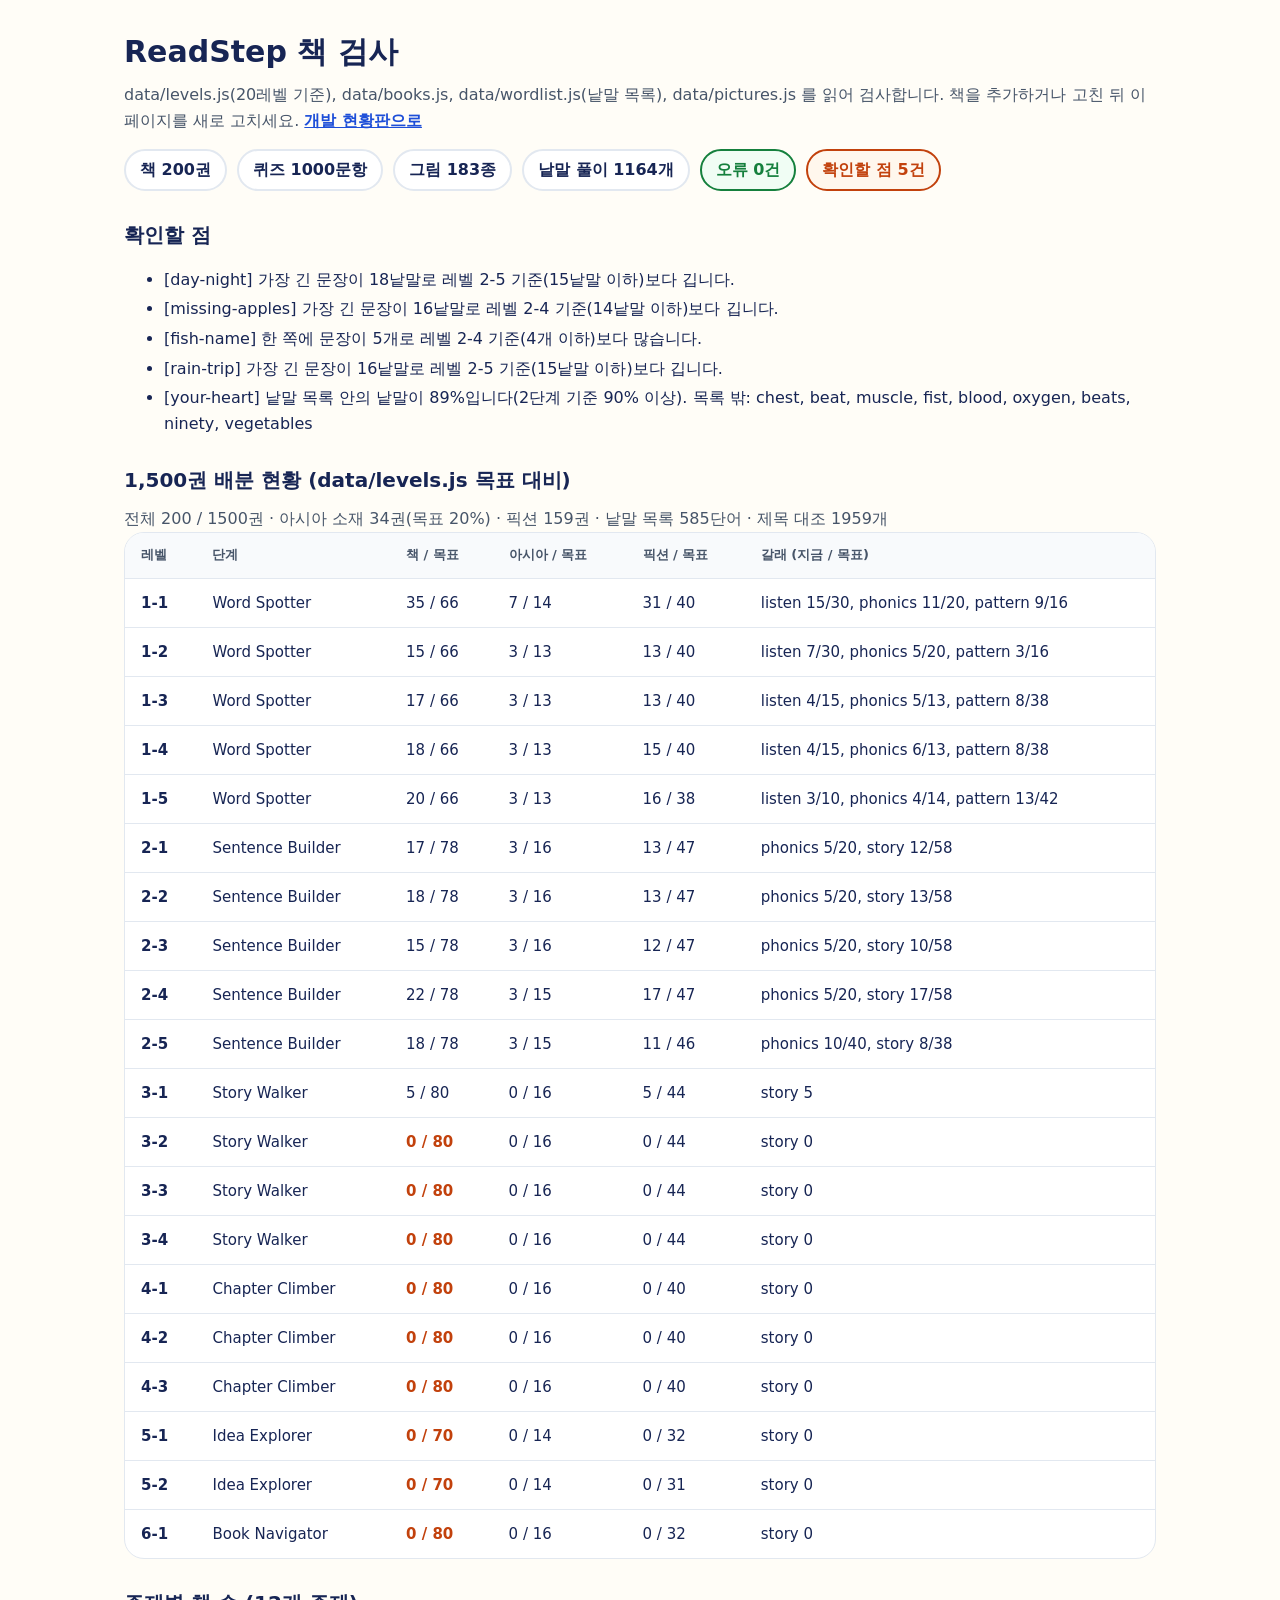
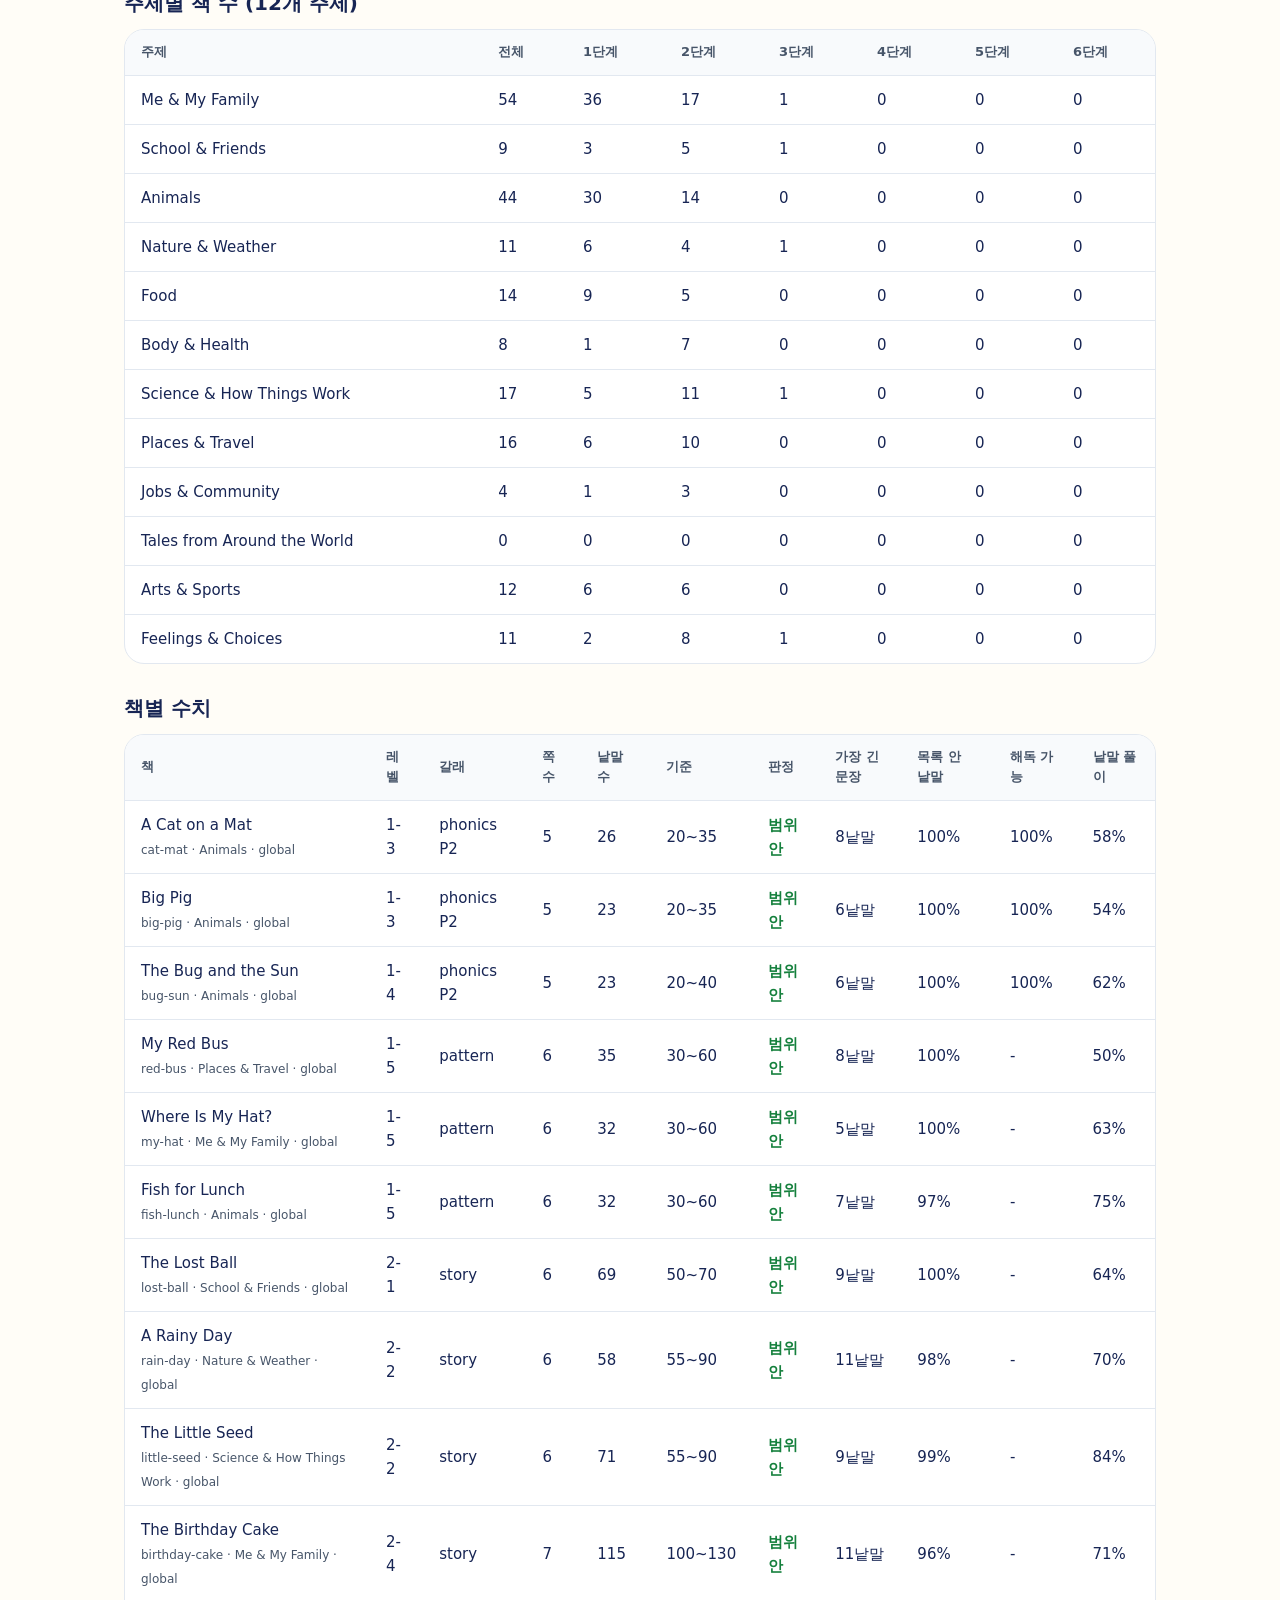
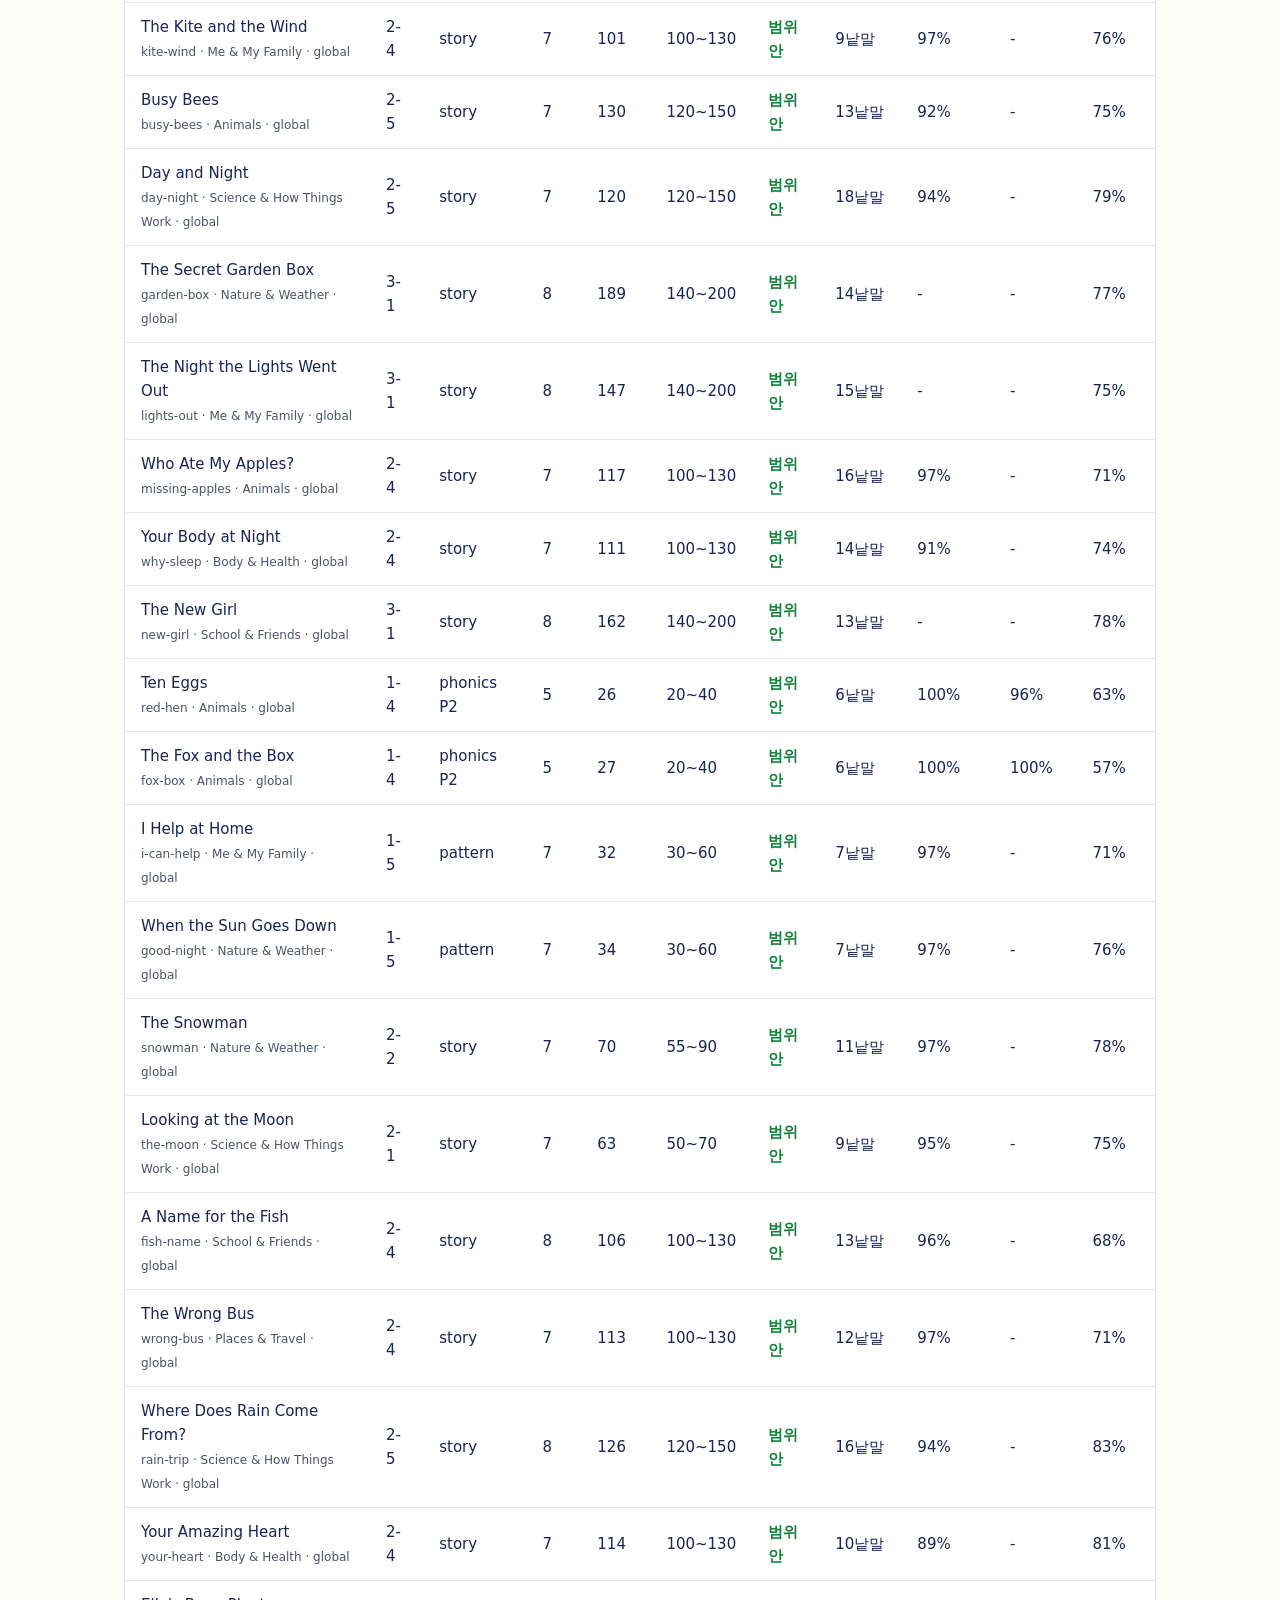
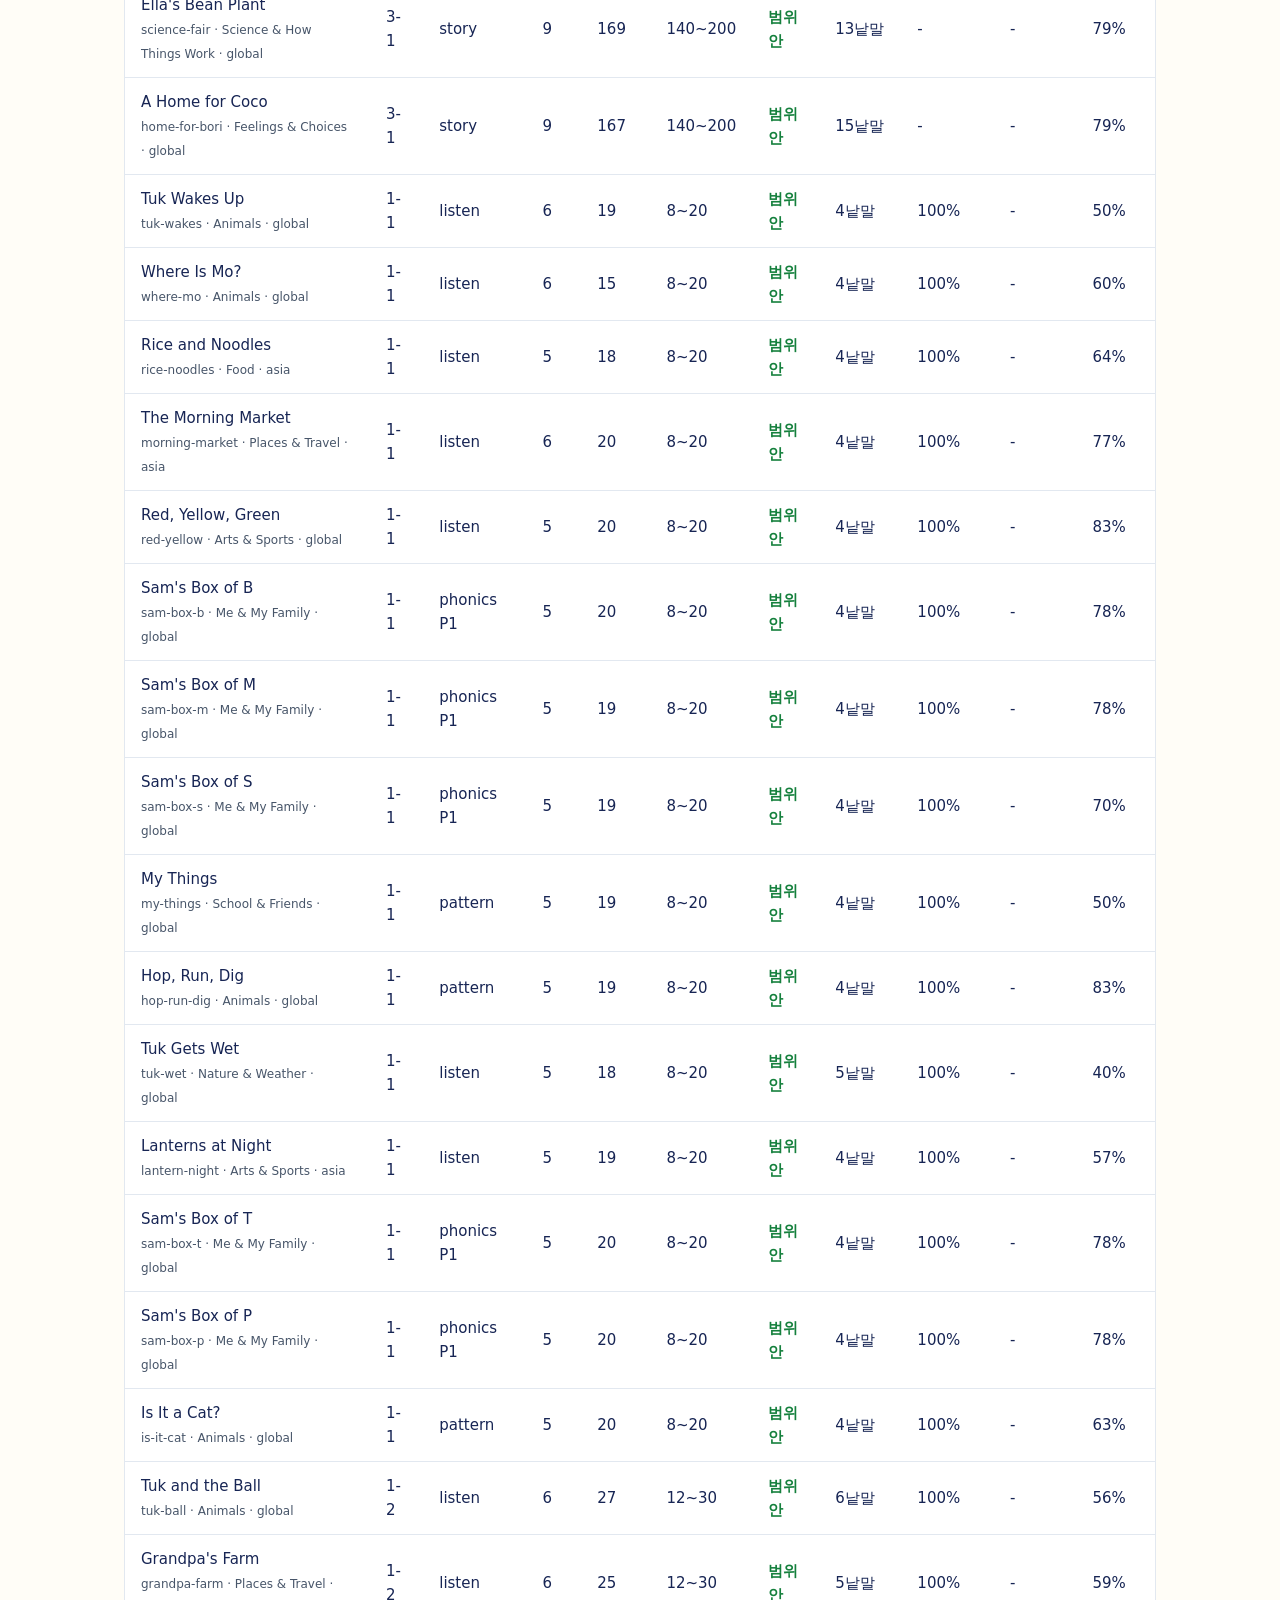
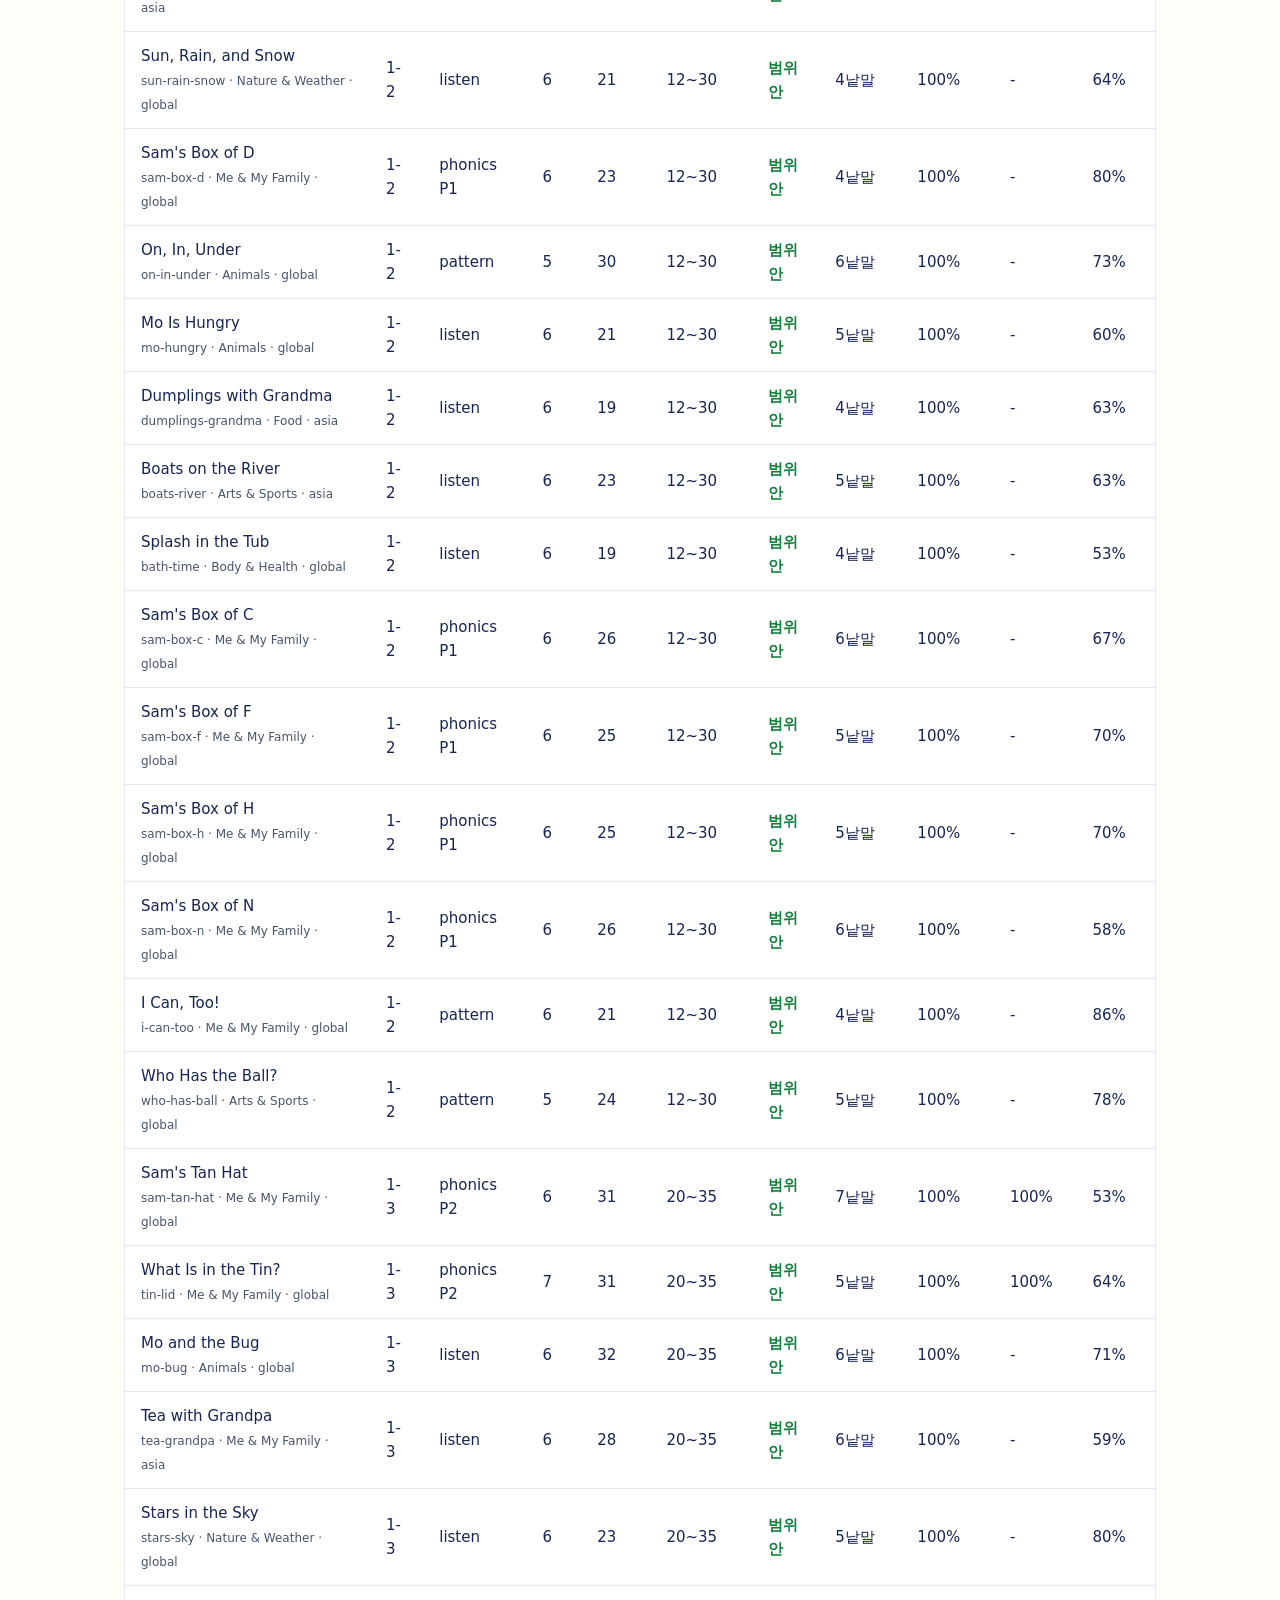
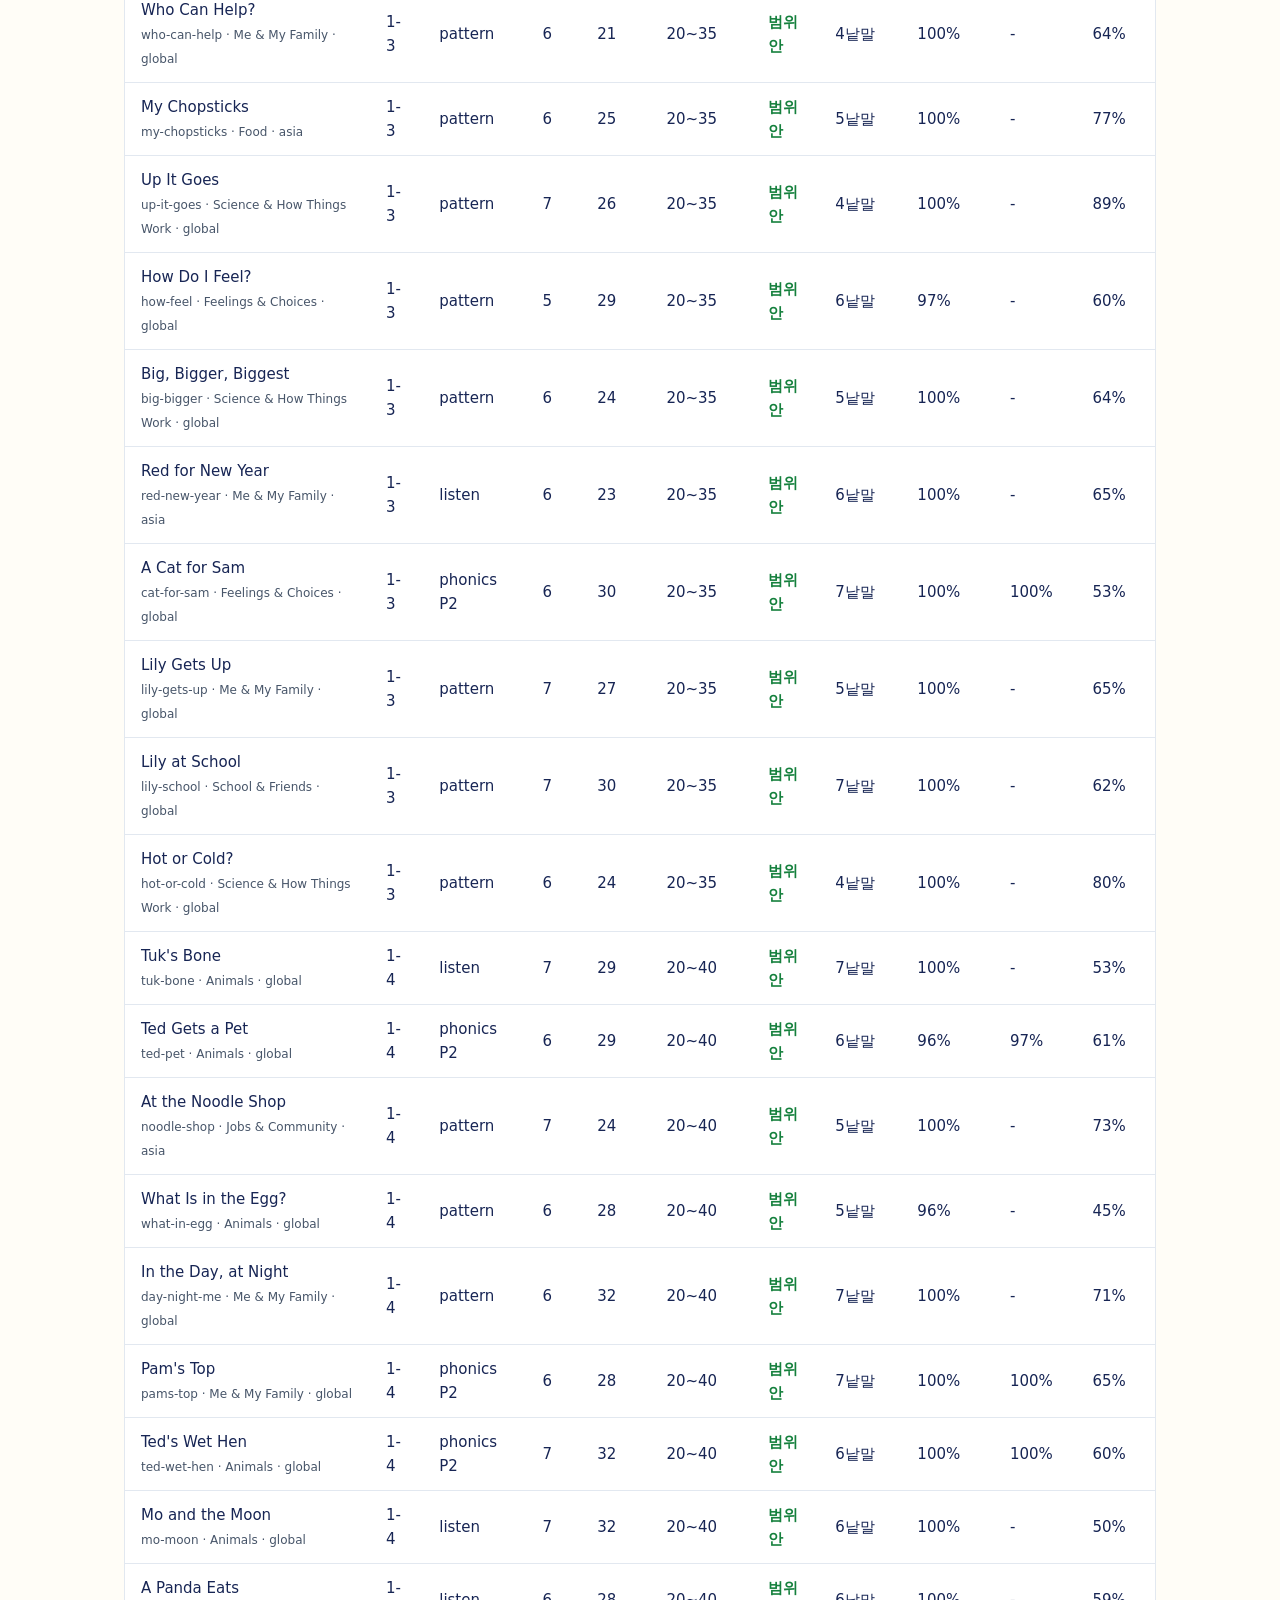
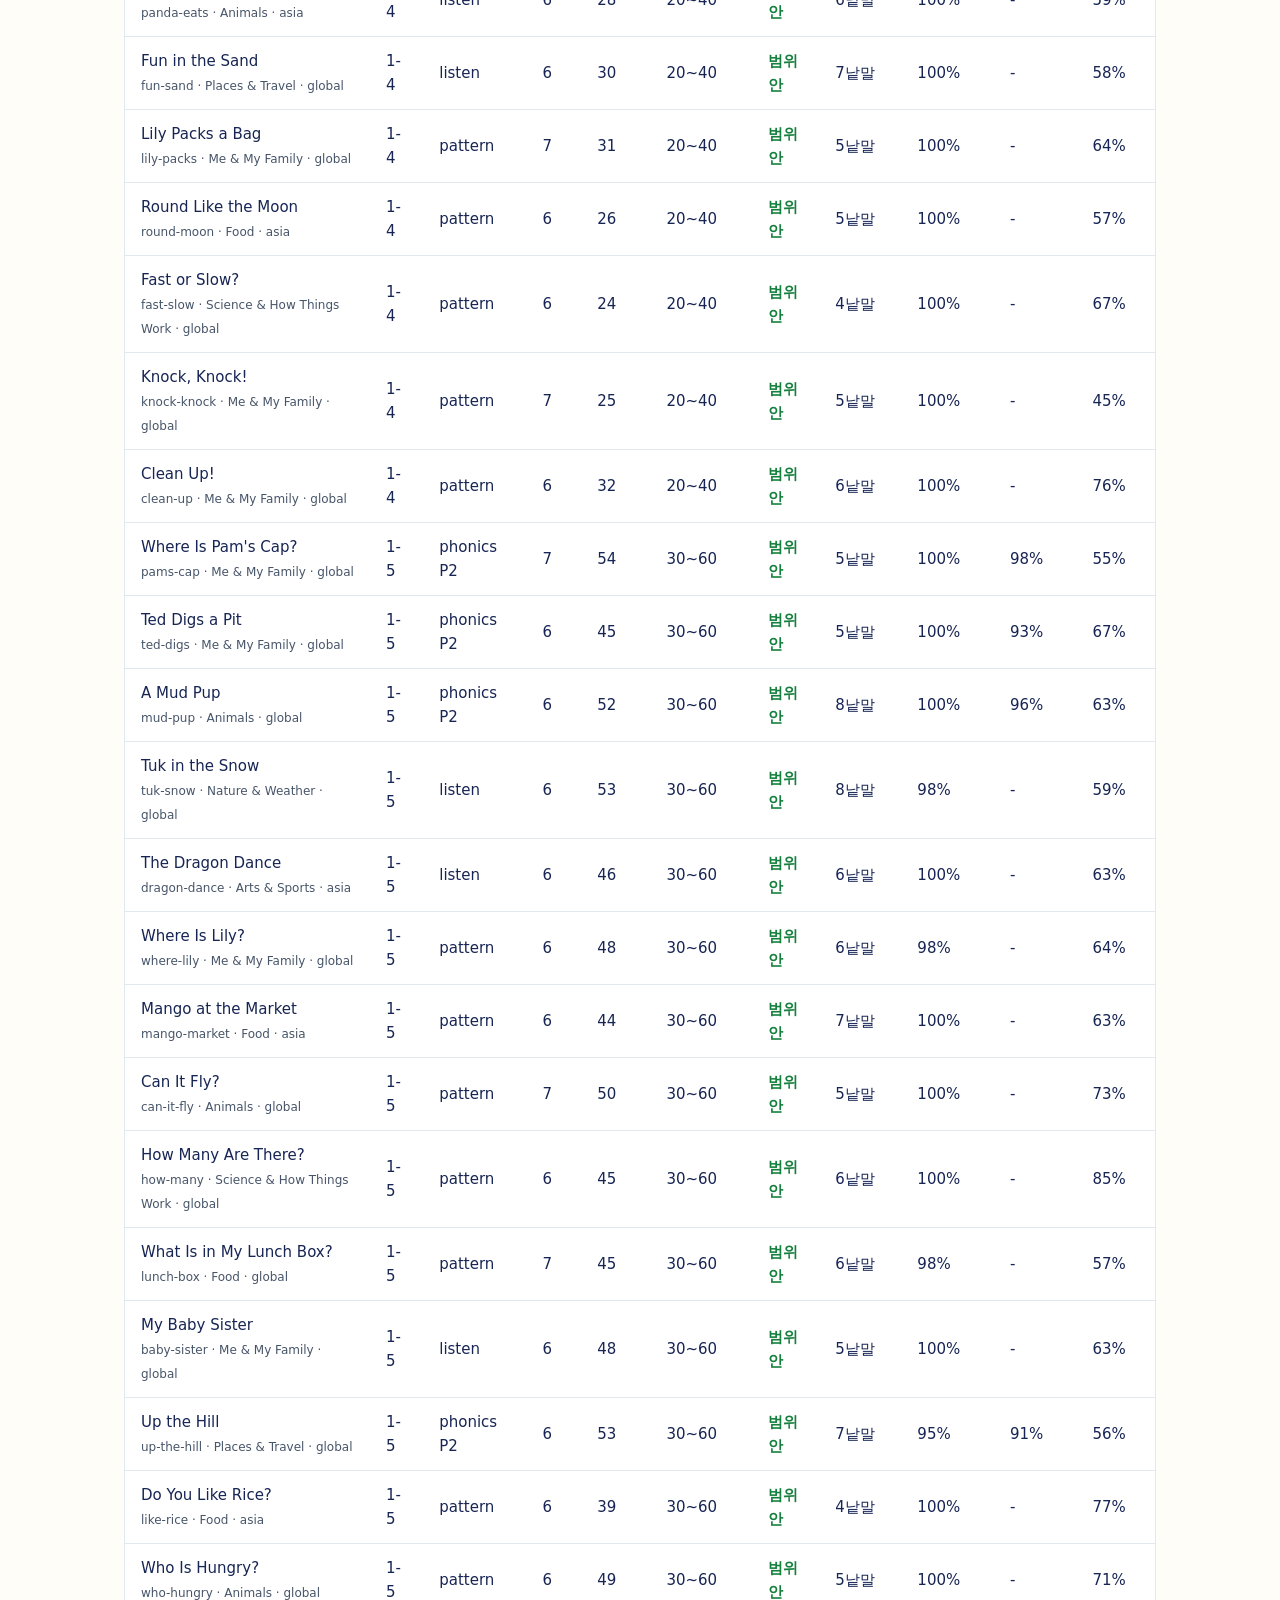
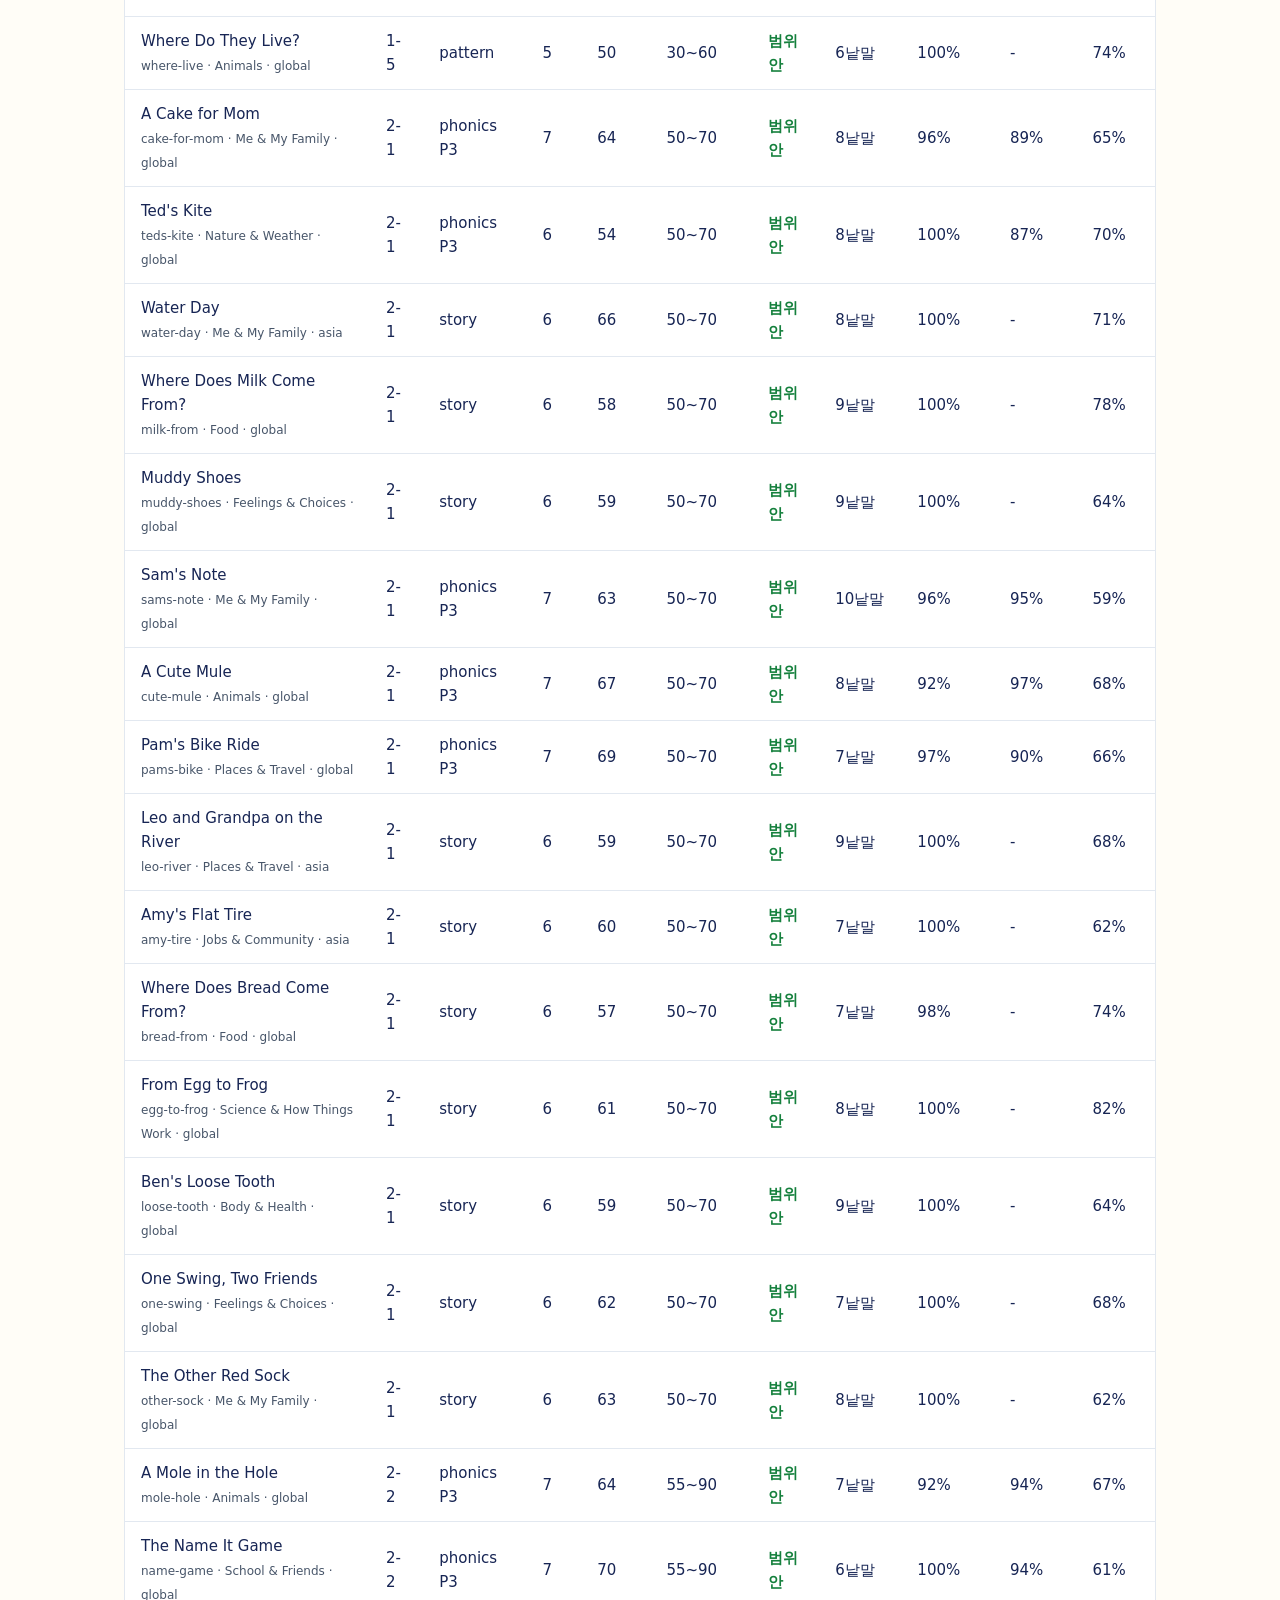
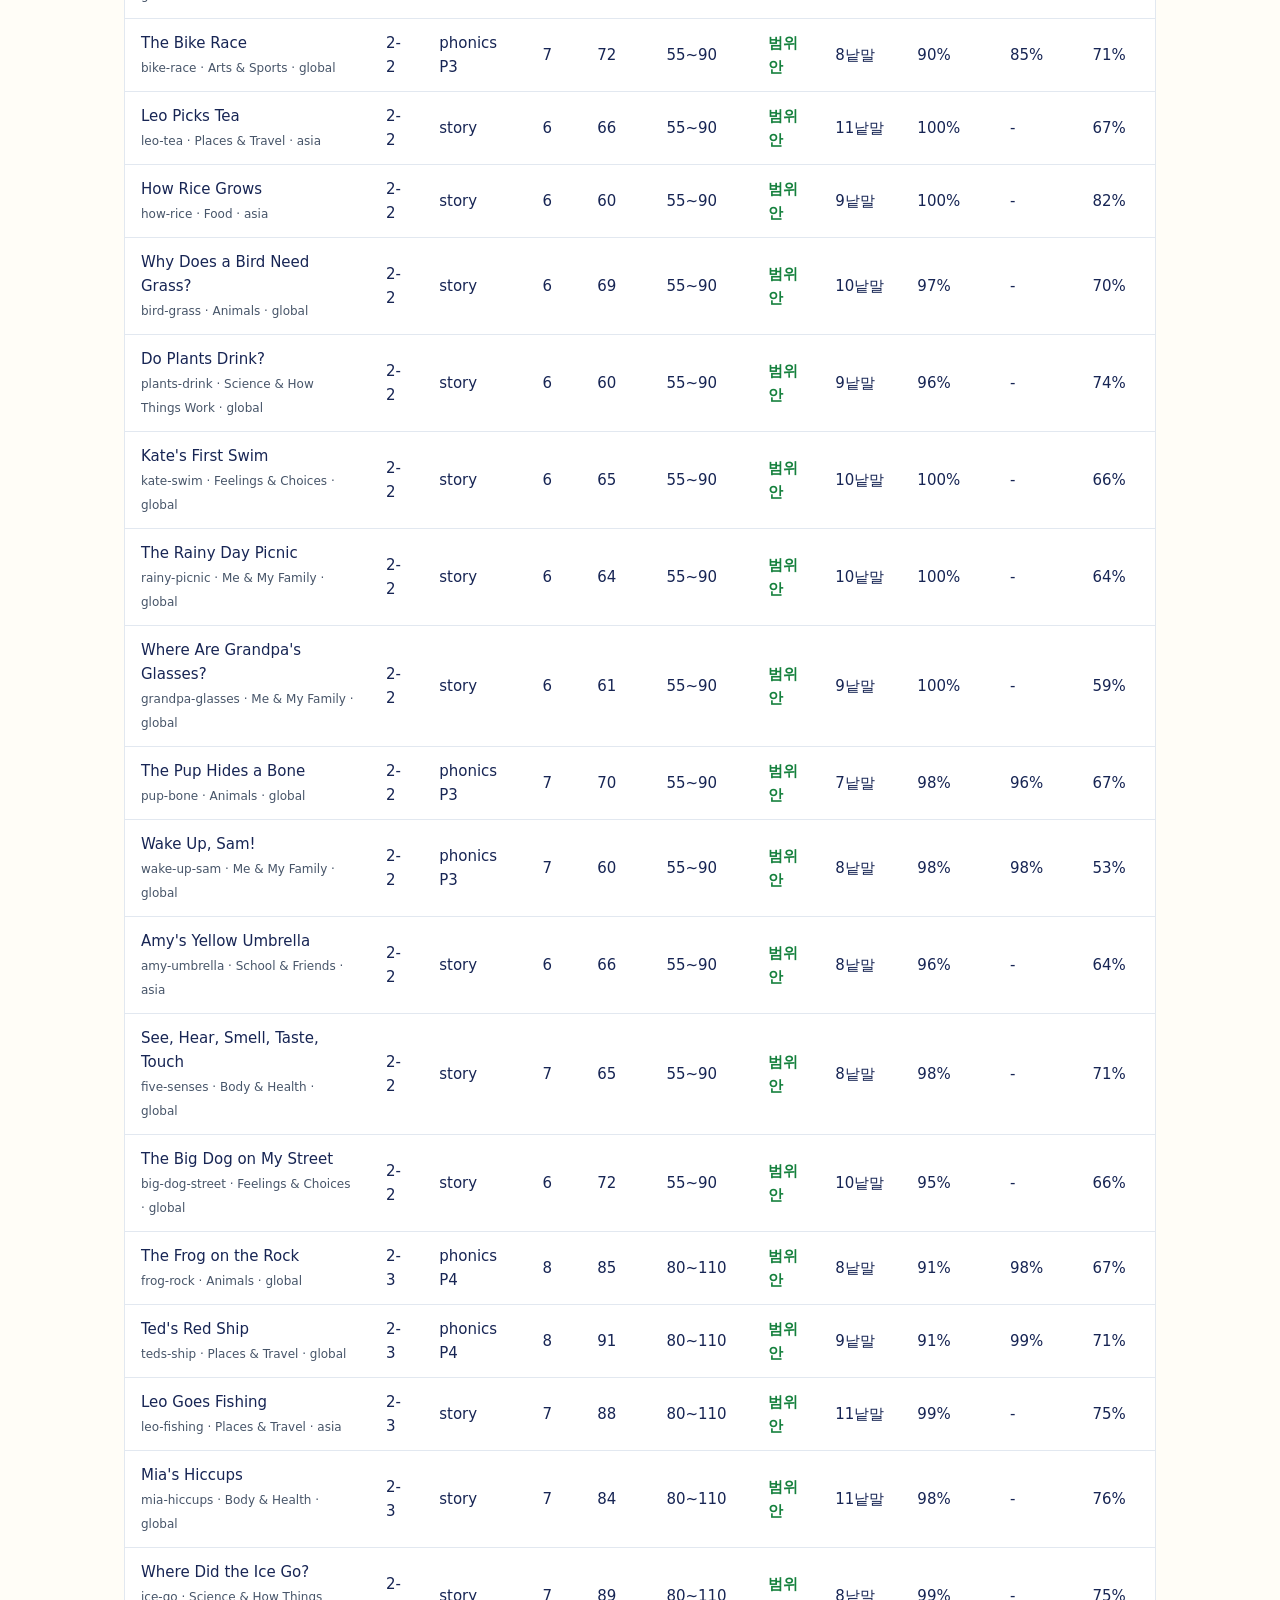
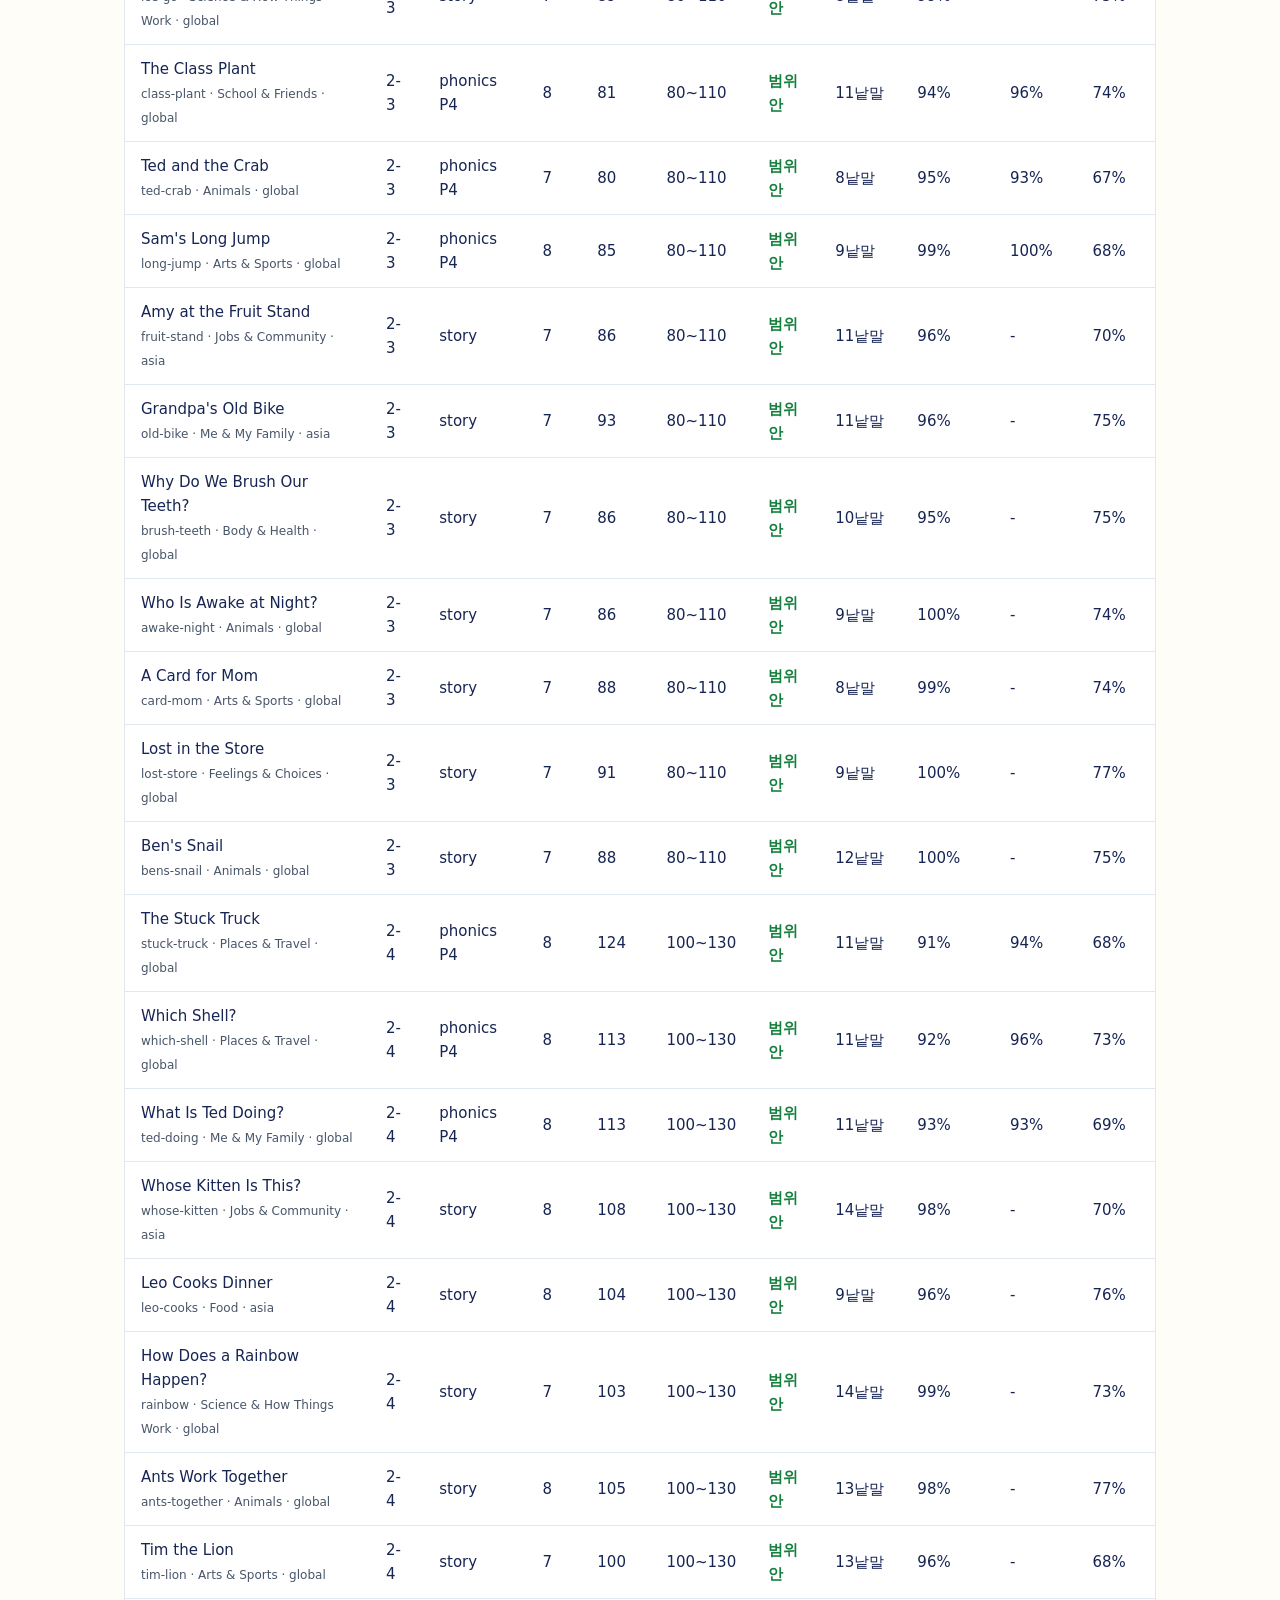
<file: tools/check.html>
<!doctype html>
<html lang="ko">
<head>
<meta charset="utf-8">
<meta name="viewport" content="width=device-width,initial-scale=1">
<title>ReadStep 책 검사</title>
<link rel="stylesheet" href="../css/app.css">
<style>
.wrap{padding-top:28px;padding-bottom:60px}
h1{font-size:30px;margin-bottom:6px}
h2{font-size:20px;margin:28px 0 10px}
.sum{display:flex;flex-wrap:wrap;gap:10px;margin:16px 0}
.sum span{font-weight:800;padding:6px 14px;border-radius:99px;border:2px solid var(--line);background:#fff}
.sum .bad{color:var(--retry);border-color:var(--retry);background:var(--retry-s)}
.sum .good{color:var(--ok);border-color:var(--ok);background:var(--ok-s)}
td.bad{color:var(--retry);font-weight:700}
td.good{color:var(--ok);font-weight:700}
li{margin:4px 0}
</style>
</head>
<body>
<div class="wrap">
<h1>ReadStep 책 검사</h1>
<p class="mut">data/levels.js(20레벨 기준), data/books.js, data/wordlist.js(낱말 목록), data/pictures.js 를 읽어 검사합니다. 책을 추가하거나 고친 뒤 이 페이지를 새로 고치세요. <a href="../dev/" style="color:var(--blue-d);font-weight:700">개발 현황판으로</a></p>
<div id="out"><p>검사 중...</p></div>
</div>
<script src="../data/pictures.js"></script>
<script src="../data/levels.js"></script>
<script src="../data/books.js"></script>
<script src="../data/wordlist.js"></script>
<script src="../js/chunk.js"></script>
<script src="../data/words-zh.js"></script>
<script src="../data/chunks-zh.js"></script>
<script src="../data/words-ko.js"></script>
<script src="../data/chunks-ko.js"></script>
<script src="./ref-titles.js"></script>
<script src="../js/check.js"></script>
<script>
(()=>{
const esc=s=>String(s).replace(/[&<>"]/g,c=>({'&':'&amp;','<':'&lt;','>':'&gt;','"':'&quot;'}[c]));
const out=document.getElementById('out'),r=window.RS_CHECK(window.RS_DATA);window.__check=r;
if(r.fatal){out.innerHTML='<p class="msg no">'+esc(r.errors[0])+'</p>';return}
const {errors,warnings,rows,pos,byStep}=r,BOOKS={length:r.books};
out.innerHTML=`<div class="sum"><span>책 ${BOOKS.length}권</span><span>퀴즈 ${window.__check.quiz}문항</span><span>그림 ${window.__check.pictures}종</span><span>낱말 풀이 ${window.__check.glossary}개</span><span class="${errors.length?'bad':'good'}">오류 ${errors.length}건</span><span class="${warnings.length?'bad':'good'}">확인할 점 ${warnings.length}건</span></div>
${errors.length?`<h2>오류 (반드시 고칠 것)</h2><ul>${errors.map(e=>'<li>'+esc(e)+'</li>').join('')}</ul>`:''}
${warnings.length?`<h2>확인할 점</h2><ul>${warnings.map(e=>'<li>'+esc(e)+'</li>').join('')}</ul>`:''}
<h2>1,500권 배분 현황 (data/levels.js 목표 대비)</h2><p class="mut">전체 ${r.totals.books} / ${r.totals.target}권 · 아시아 소재 ${r.totals.asia}권(목표 20%) · 픽션 ${r.totals.fic}권 · 낱말 목록 ${r.totals.wordlist}단어 · 제목 대조 ${r.totals.refTitles}개</p>
<div class="card tablebox"><table><thead><tr><th scope="col">레벨</th><th scope="col">단계</th><th scope="col">책 / 목표</th><th scope="col">아시아 / 목표</th><th scope="col">픽션 / 목표</th><th scope="col">갈래 (지금 / 목표)</th></tr></thead><tbody>
${r.byLevel.map(l=>`<tr><td><b>${l.id}</b></td><td>${esc(l.name)}</td><td class="${l.books?'':'bad'}">${l.books} / ${l.target}</td><td>${l.asia} / ${l.asiaT}</td><td>${l.fic} / ${l.ficT}</td><td>${l.tracksT?Object.keys(l.tracksT).map(k=>k+' '+l.tracks[k]+'/'+l.tracksT[k]).join(', '):'story '+l.tracks.story}</td></tr>`).join('')}</tbody></table></div>
<h2>주제별 책 수 (12개 주제)</h2><div class="card tablebox"><table><thead><tr><th scope="col">주제</th><th scope="col">전체</th>${byStep.map(s=>`<th scope="col">${s.n}단계</th>`).join('')}</tr></thead><tbody>${r.byTopic.map(t=>`<tr><td>${esc(t.topic)}</td><td>${t.books}</td>${t.bySteps.map(n=>`<td>${n}</td>`).join('')}</tr>`).join('')}</tbody></table></div>
<h2>책별 수치</h2><div class="card tablebox"><table><thead><tr><th scope="col">책</th><th scope="col">레벨</th><th scope="col">갈래</th><th scope="col">쪽 수</th><th scope="col">낱말 수</th><th scope="col">기준</th><th scope="col">판정</th><th scope="col">가장 긴 문장</th><th scope="col">목록 안 낱말</th><th scope="col">해독 가능</th><th scope="col">낱말 풀이</th></tr></thead><tbody>
${rows.map(r=>`<tr><td lang="en">${esc(r.title)}<br><span class="mut" style="font-size:12px">${esc(r.id)} · ${esc(r.topic)} · ${r.region}</span></td><td>${esc(r.lv||String(r.step))}</td><td>${esc(r.track)}${r.ph?' '+r.ph:''}</td><td class="${r.pgOk?'':'bad'}">${r.pages}</td><td>${r.words}</td><td>${r.range}</td><td class="${r.inRange?'good':'bad'}">${r.inRange?'범위 안':'범위 밖'}</td><td>${r.maxS}낱말</td><td>${r.cov==null?'-':r.cov+'%'}</td><td>${r.dec==null?'-':r.dec+'%'}</td><td>${r.gloss}%</td></tr>`).join('')}</tbody></table></div>
<h2>정답 위치</h2><p class="mut">인쇄용 문제지 기준 정답 위치: 1번 ${pos[0]}개, 2번 ${pos[1]}개, 3번 ${pos[2]}개. 화면 퀴즈는 풀 때마다 보기 순서를 섞습니다.</p>`;
})();
</script>
</body>
</html>
</file>
<file: css/app.css>
:root{--bg:#FFFDF7;--card:#FFFFFF;--ink:#172554;--mut:#475569;--line:#E2E8F0;--blue:#2563EB;--blue-d:#1D4ED8;--blue-s:#EFF6FF;--fx:#7C3AED;--star:#FACC15;--ok:#15803D;--ok-s:#F0FDF4;--retry:#C2410C;--retry-s:#FFF7ED;--r:20px;--read:"Andika","Lexend","Comic Neue","Century Gothic",ui-rounded,"Segoe UI",system-ui,sans-serif}
*{box-sizing:border-box}
[hidden]{display:none!important}
body{margin:0;background:var(--bg);color:var(--ink);font:16px/1.6 Pretendard,"Apple SD Gothic Neo","Malgun Gothic",system-ui,sans-serif;-webkit-font-smoothing:antialiased}
button,input,select{font:inherit;color:inherit}
button{cursor:pointer;border:0;background:none}
h1,h2,h3,p{margin:0}
:focus-visible{outline:3px solid var(--blue-d);outline-offset:2px;border-radius:8px}
.skip{position:absolute;left:-999px;top:8px;background:var(--blue);color:#fff;padding:10px 16px;border-radius:10px;z-index:99}
.skip:focus{left:8px}
.wrap{max-width:1080px;margin:0 auto;padding:0 24px}
.narrow{max-width:780px}
.mut{color:var(--mut)}
.top{position:sticky;top:0;z-index:40;background:rgba(255,253,247,.94);backdrop-filter:blur(8px);border-bottom:1.5px solid var(--line)}
.top .wrap{display:flex;align-items:center;gap:18px;min-height:64px}
.logo{display:flex;align-items:center;gap:10px;font-weight:800;font-size:20px;letter-spacing:-.02em;min-height:44px}
.logo i{display:grid;place-items:center;width:36px;height:36px;border-radius:11px;background:var(--blue);color:#fff;font-style:normal;font-size:18px}
.logo small{font-size:11px;font-weight:700;color:var(--mut);border:1.5px solid var(--line);border-radius:6px;padding:1px 6px;background:#fff}
.nav{display:flex;gap:4px;margin-left:auto}
.nav button{min-height:44px;padding:0 16px;border-radius:12px;font-weight:700;color:var(--mut)}
.nav button:hover{background:var(--blue-s);color:var(--ink)}
.nav button[aria-current]{background:var(--blue-s);color:var(--blue-d);box-shadow:inset 0 -3px 0 var(--blue)}
.starbox{display:inline-flex;align-items:center;gap:6px;font-weight:800;padding:6px 12px;border-radius:99px;background:#fff;border:1.5px solid var(--line)}
.starbox.pop{animation:pop .5s}
@keyframes pop{40%{transform:scale(1.18)}}
.btn{display:inline-flex;align-items:center;justify-content:center;gap:8px;min-height:48px;padding:0 22px;border-radius:14px;background:var(--blue);color:#fff;font-weight:700;transition:background .15s,transform .15s}
.btn:hover{background:var(--blue-d)}
.btn:active{transform:translateY(1px)}
.btn.ghost{background:#fff;color:var(--blue-d);box-shadow:inset 0 0 0 2px var(--blue)}
.btn.ghost:hover{background:var(--blue-s)}
.btn.sm{min-height:44px;padding:0 14px;font-size:14px}
.btn[disabled]{opacity:.45;cursor:not-allowed}
.btn[aria-pressed=true]{background:var(--ink);color:#fff;box-shadow:none}
.card{background:var(--card);border:1.5px solid var(--line);border-radius:var(--r);padding:22px}
.chip{display:inline-flex;align-items:center;gap:4px;font-size:13px;font-weight:700;padding:2px 10px;border-radius:99px;border:1.5px solid var(--line);color:var(--mut);background:#fff;white-space:nowrap}
.chip svg{width:14px;height:14px}
.chip.done{color:var(--ok);border-color:var(--ok);background:var(--ok-s)}
.chip.hw{color:var(--blue-d);border-color:var(--blue);background:var(--blue-s)}
.chip.help{color:var(--retry);border-color:var(--retry);background:var(--retry-s)}
section{padding:36px 0 56px}
.eyebrow{font-size:13px;font-weight:800;letter-spacing:.08em;color:var(--blue-d)}
.hero h1{font-size:clamp(32px,5.2vw,54px);line-height:1.18;letter-spacing:-.03em;margin:10px 0 14px}
.hero p.lead{font-size:18px;color:var(--mut);max-width:620px}
.hero .cta{display:flex;flex-wrap:wrap;gap:12px;margin-top:24px}
.roles{display:grid;grid-template-columns:repeat(3,1fr);gap:16px;margin-top:36px}
.role{text-align:left;display:block;transition:transform .15s,border-color .15s}
.role:hover{transform:translateY(-3px);border-color:var(--blue)}
.role b{display:block;font-size:20px;margin-bottom:4px}
.role span{color:var(--mut);font-size:15px}
.role em{display:inline-block;margin-top:12px;font-style:normal;font-weight:700;color:var(--blue-d)}
h2.sec{font-size:26px;letter-spacing:-.02em;margin:52px 0 16px}
.bento{display:grid;grid-template-columns:repeat(6,1fr);gap:16px}
.bento .card h3{font-size:18px;margin-bottom:6px}
.bento .card p{color:var(--mut);font-size:15px}
.s4{grid-column:span 4}.s3{grid-column:span 3}.s2{grid-column:span 2}
.num,.bento .card p.num{font-size:40px;font-weight:800;letter-spacing:-.03em;line-height:1.1;color:var(--ink)}
.pics{display:flex;justify-content:center;align-items:center;gap:14px;background:#fff;border:1.5px solid var(--line);border-radius:var(--r);padding:16px}
.sp{width:min(28vw,170px);aspect-ratio:1;height:auto;flex:0 1 auto;min-width:0}
.sample .pics{border:0;padding:0;justify-content:flex-start}
.sample .sp{width:92px}
.sample .rtext{font-size:28px;margin:8px 0 14px;text-align:left}
.note{margin-top:28px;font-size:14px;color:var(--mut);border-left:4px solid var(--line);padding:4px 0 4px 14px}
.lhead{display:flex;flex-wrap:wrap;align-items:flex-end;gap:16px;justify-content:space-between}
.lhead h1,.thead h1{font-size:32px;letter-spacing:-.02em}
.steps{display:flex;flex-wrap:wrap;gap:8px;overflow-x:auto;padding:4px 2px 10px;margin:20px 0 6px;scroll-snap-type:x proximity}
.steps button{flex:none;scroll-snap-align:start;min-height:56px;padding:6px 16px;border-radius:14px;background:#fff;border:1.5px solid var(--line);text-align:left;line-height:1.3}
.steps button b{display:block;font-size:15px}
.steps button span{font-size:12px;color:var(--mut)}
.steps button[aria-pressed=true]{border-color:var(--blue);box-shadow:inset 0 0 0 1.5px var(--blue);background:var(--blue-s)}
.steps button[disabled]{opacity:.55;cursor:not-allowed}
.reco{display:flex;flex-wrap:wrap;gap:14px;align-items:center;justify-content:space-between;margin:10px 0 20px;border-color:var(--blue)}
.reco small{display:block;font-size:12px;color:var(--mut)}
.prog{height:12px;border-radius:99px;background:var(--line);overflow:hidden}
.prog i{display:block;height:100%;border-radius:99px;background:var(--blue);transition:width .4s}
.books{display:grid;grid-template-columns:repeat(3,1fr);gap:16px}
.book{display:flex;flex-direction:column;gap:6px;text-align:left;padding:16px;transition:transform .15s,border-color .15s}
.book:hover{transform:translateY(-3px);border-color:var(--blue)}
.cover{display:flex;justify-content:center;gap:6px;padding:10px 0 4px}
.cover .sp{width:84px}
.bt{font:700 21px/1.3 var(--read)}
.book .meta{font-size:13px;color:var(--mut)}
.chips{display:flex;flex-wrap:wrap;gap:6px;margin-top:6px}
.rhead{display:flex;align-items:center;gap:14px;margin-bottom:14px}
.rhead>div{flex:1;min-width:0}
.rt{font-size:22px;line-height:1.25}
.rhead p{font-size:14px}
.pg{font-weight:800;font-variant-numeric:tabular-nums;white-space:nowrap}
.dots{display:flex;gap:6px;margin-bottom:14px}
.dots i{flex:1;height:6px;border-radius:99px;background:var(--line)}
.dots i.seen{background:#93C5FD}.dots i.on{background:var(--blue)}
.rtext{font:600 clamp(26px,4.4vw,40px)/1.55 var(--read);text-align:center;margin:22px 0 8px;letter-spacing:.01em}
.w{border-radius:8px;padding:0 3px;cursor:pointer}
.w:hover{background:var(--blue-s)}
.w.now{background:var(--blue-s);box-shadow:0 4px 0 var(--blue)}
.fx{color:var(--fx);font-weight:800;text-decoration:underline;text-decoration-thickness:3px;text-underline-offset:6px}
.gloss{text-align:center;min-height:28px;color:var(--mut);font-size:16px}
.gloss b{font:700 20px var(--read);color:var(--ink)}
.ch{text-align:center;font:700 15px var(--read);color:var(--mut);margin-bottom:8px}
.rtext.long{font-size:clamp(21px,3vw,28px);line-height:1.7;text-align:left}
.ropt{display:flex;flex-wrap:wrap;justify-content:center;gap:0 22px;margin-top:14px}
.ropt .tog{margin:0}
textarea,input[type=text]{width:100%;border:2px solid var(--line);border-radius:12px;padding:10px 12px;font:14px/1.5 ui-monospace,Consolas,monospace;color:var(--ink);background:#fff}
input[type=text]{font:inherit;min-height:48px}
textarea:focus,input[type=text]:focus{border-color:var(--blue);outline:0;box-shadow:0 0 0 3px var(--blue-s)}
.msg{min-height:24px;font-weight:700;margin-top:8px}
.msg.ok{color:var(--ok)}.msg.no{color:var(--retry)}
.tools{display:flex;flex-wrap:wrap;gap:8px;margin:0}
.rctl{display:flex;flex-wrap:wrap;justify-content:center;gap:10px;margin-top:18px}
#recout{text-align:center;margin-top:12px}
#recout audio{max-width:100%}
.tog{display:flex;align-items:center;justify-content:center;gap:8px;margin-top:18px;min-height:44px;font-weight:700}
.tog input{width:22px;height:22px;accent-color:var(--blue)}
.qcard{padding:26px}
.qrow{display:flex;gap:12px;align-items:flex-start;justify-content:space-between}
.qq{font:700 clamp(22px,3.4vw,28px)/1.4 var(--read)}
.qq[lang=ko]{font-family:inherit}
.icon{display:grid;place-items:center;flex:none;width:48px;height:48px;border-radius:14px;background:var(--blue);color:#fff}
.icon:hover{background:var(--blue-d)}
.opts{display:grid;gap:10px;margin:18px 0 6px}
.opt{display:flex;align-items:center;gap:12px;width:100%;min-height:58px;padding:10px 16px;border-radius:16px;border:2px solid var(--line);background:#fff;text-align:left;font:600 20px/1.35 var(--read)}
.opt[lang=ko]{font-family:inherit;font-size:18px}
.opt:hover:not([disabled]){border-color:#93C5FD}
.mk{display:grid;place-items:center;flex:none;width:28px;height:28px;border-radius:50%;border:2px solid #94A3B8;color:#fff}
.opt[aria-checked=true]{border-color:var(--blue);box-shadow:inset 0 0 0 1.5px var(--blue)}
.opt[aria-checked=true] .mk{border-color:var(--blue);background:radial-gradient(var(--blue) 45%,#fff 50%)}
.opt.ok{border-color:var(--ok);background:var(--ok-s);box-shadow:inset 0 0 0 1.5px var(--ok)}
.opt.ok .mk{border-color:var(--ok);background:var(--ok)}
.opt.no{border-color:var(--retry);background:var(--retry-s);opacity:.8}
.opt[disabled]{cursor:default}
.fb{display:flex;flex-wrap:wrap;align-items:center;gap:8px;min-height:48px;font-weight:800;font-size:18px;margin-top:8px}
.fb.ok{color:var(--ok)}.fb.no{color:var(--retry)}
.result{text-align:center;padding:34px 24px}
.result .num{font-size:64px}
.result .badge{display:inline-flex;align-items:center;gap:8px;font-weight:800;font-size:18px;padding:8px 18px;border-radius:99px;margin:12px 0}
.badge.pass{background:var(--star);color:var(--ink)}
.badge.again{background:var(--retry-s);color:var(--retry);box-shadow:inset 0 0 0 2px var(--retry)}
.tiles{display:grid;grid-template-columns:repeat(4,1fr);gap:16px;margin:20px 0}
.tiles .card small{display:block;color:var(--mut);font-size:14px}
.tablebox{overflow-x:auto;padding:0}
table{border-collapse:collapse;width:100%;min-width:560px}
th,td{padding:12px 16px;text-align:left;border-bottom:1.5px solid var(--line);font-size:15px}
th{font-size:13px;color:var(--mut);background:#F8FAFC}
tr:last-child td{border-bottom:0}
tr.me td{background:var(--blue-s);font-weight:700}
td .btn{margin:2px 4px 2px 0}
.skills{display:grid;gap:12px}
.skills div{display:grid;grid-template-columns:110px 1fr 86px;gap:12px;align-items:center;font-size:15px}
.skills span:last-child{text-align:right;font-variant-numeric:tabular-nums;color:var(--mut)}
.two{display:grid;grid-template-columns:1fr 1fr;gap:16px}
.list{margin:0;padding-left:20px}
.list li{margin:6px 0}
dialog{border:0;border-radius:var(--r);padding:28px;max-width:640px;width:calc(100% - 32px);color:var(--ink)}
dialog::backdrop{background:rgba(23,37,84,.45)}
dialog h2{font-size:22px;margin-bottom:4px}
dialog h3{font-size:16px;margin:16px 0 4px}
footer{border-top:1.5px solid var(--line);padding:24px 0 36px;font-size:14px;color:var(--mut)}
#print{display:none}
@media(max-width:860px){.roles,.books{grid-template-columns:1fr 1fr}.tiles{grid-template-columns:1fr 1fr}.two{grid-template-columns:1fr}.s4,.s3{grid-column:span 6}.s2{grid-column:span 3}}
@media(max-width:720px){.steps{flex-wrap:nowrap}body{padding-bottom:76px}.top{backdrop-filter:none;background:var(--bg)}.wrap{padding:0 16px}.nav{position:fixed;left:0;right:0;bottom:0;margin:0;background:#fff;border-top:1.5px solid var(--line);padding:6px;justify-content:space-around;z-index:40}.nav button{flex:1;min-height:56px;padding:0 4px;font-size:14px}.top .wrap{justify-content:space-between}.roles{grid-template-columns:1fr}.rhead{flex-wrap:wrap}.skills div{grid-template-columns:84px 1fr 70px}}
@media(max-width:460px){.books{grid-template-columns:1fr 1fr;gap:10px}.book{padding:12px}.cover .sp{width:60px}.bt{font-size:17px}.rctl .btn{flex:1 1 40%}}
@media(prefers-reduced-motion:reduce){*{animation:none!important;transition:none!important}}
@media print{body{background:#fff;padding:0}body>*:not(#print){display:none!important}#print{display:block}#print h1{font:700 28px var(--read)}.pp{display:grid;grid-template-columns:1fr 1fr;gap:12px;margin-top:14px}.pp>div{border:1.5px solid #64748B;border-radius:12px;padding:12px;break-inside:avoid}.pp .pics{border:0;padding:0}.pp .sp{width:90px}.pp p{font:600 20px/1.5 var(--read);text-align:center}.pq{margin-top:20px;break-inside:avoid}.pq li{margin:10px 0}}
.ptext{font:600 clamp(20px,3vw,26px)/1.7 var(--read)}
footer a{color:var(--blue-d);font-weight:700}
.slash{color:#64748B;font-weight:400;margin:0 1px}
.l1 select{font:inherit;min-height:36px;border:1.5px solid #94A3B8;border-radius:8px;background:#fff;color:var(--ink);padding:2px 8px;margin-left:4px}
.dk{display:flex;flex-wrap:wrap;gap:8px 10px;margin:0 0 14px}
.dkp{display:flex;flex-direction:column;gap:2px;padding:6px 12px;border-left:3px solid #94A3B8;background:#fff;border-radius:0 10px 10px 0}
.dkp span{font:600 18px/1.35 var(--read);color:var(--ink)}
.dkp small{font-size:15px;color:var(--mut)}
.blab{font-size:14px;font-weight:700;color:var(--mut);margin:0 0 8px}
.line,.tray{display:flex;flex-wrap:wrap;gap:8px;align-items:center;min-height:68px;padding:10px;border-radius:14px}
.line{border:2px dashed #94A3B8;background:#fff;margin-bottom:16px}
.tray{background:#F8FAFC;border:1.5px solid var(--line)}
.unit{min-height:48px;padding:6px 14px;border-radius:12px;border:2px solid #94A3B8;background:#fff;font:600 20px/1.3 var(--read);color:var(--ink)}
.unit:hover:not([disabled]){border-color:var(--blue)}
.unit.on{border-color:var(--blue);background:var(--blue-s)}
.unit[disabled]{cursor:default}
.endp{font:600 22px var(--read)}
.wbtn{font:700 19px var(--read);min-height:44px;padding:0 8px;border-radius:8px;color:var(--ink)}
.wbtn:hover{background:var(--blue-s)}

/* 세부 레벨과 주제 고르기 (v0.9) */
.lvbar{display:flex;flex-wrap:wrap;align-items:center;gap:6px;margin:0 0 14px}
.lvbar button{min-height:44px;padding:0 14px;border-radius:99px;border:1.5px solid var(--line);background:#fff;font-weight:700;font-size:14px}
.lvbar button small{font-weight:400;color:var(--mut);margin-left:2px}
.lvbar button[aria-pressed=true]{border-color:var(--blue);background:var(--blue-s);box-shadow:inset 0 0 0 1.5px var(--blue)}
.lvbar button[disabled]{opacity:.45;cursor:not-allowed}
.lvbar .tpsel{display:inline-flex;align-items:center;gap:6px;margin-left:auto;font-weight:700;font-size:14px}
.lvbar select{min-height:44px;border-radius:10px;border:1.5px solid var(--line);padding:0 10px;font:inherit;background:#fff}

/* 표지 장면 그림 (v0.9, art/<책 id>-cover.webp) */
.cover.art{padding:0 0 6px}
.cover.art img{width:100%;aspect-ratio:4/3;object-fit:cover;border-radius:12px;background:#FFF8EE}
</file>
